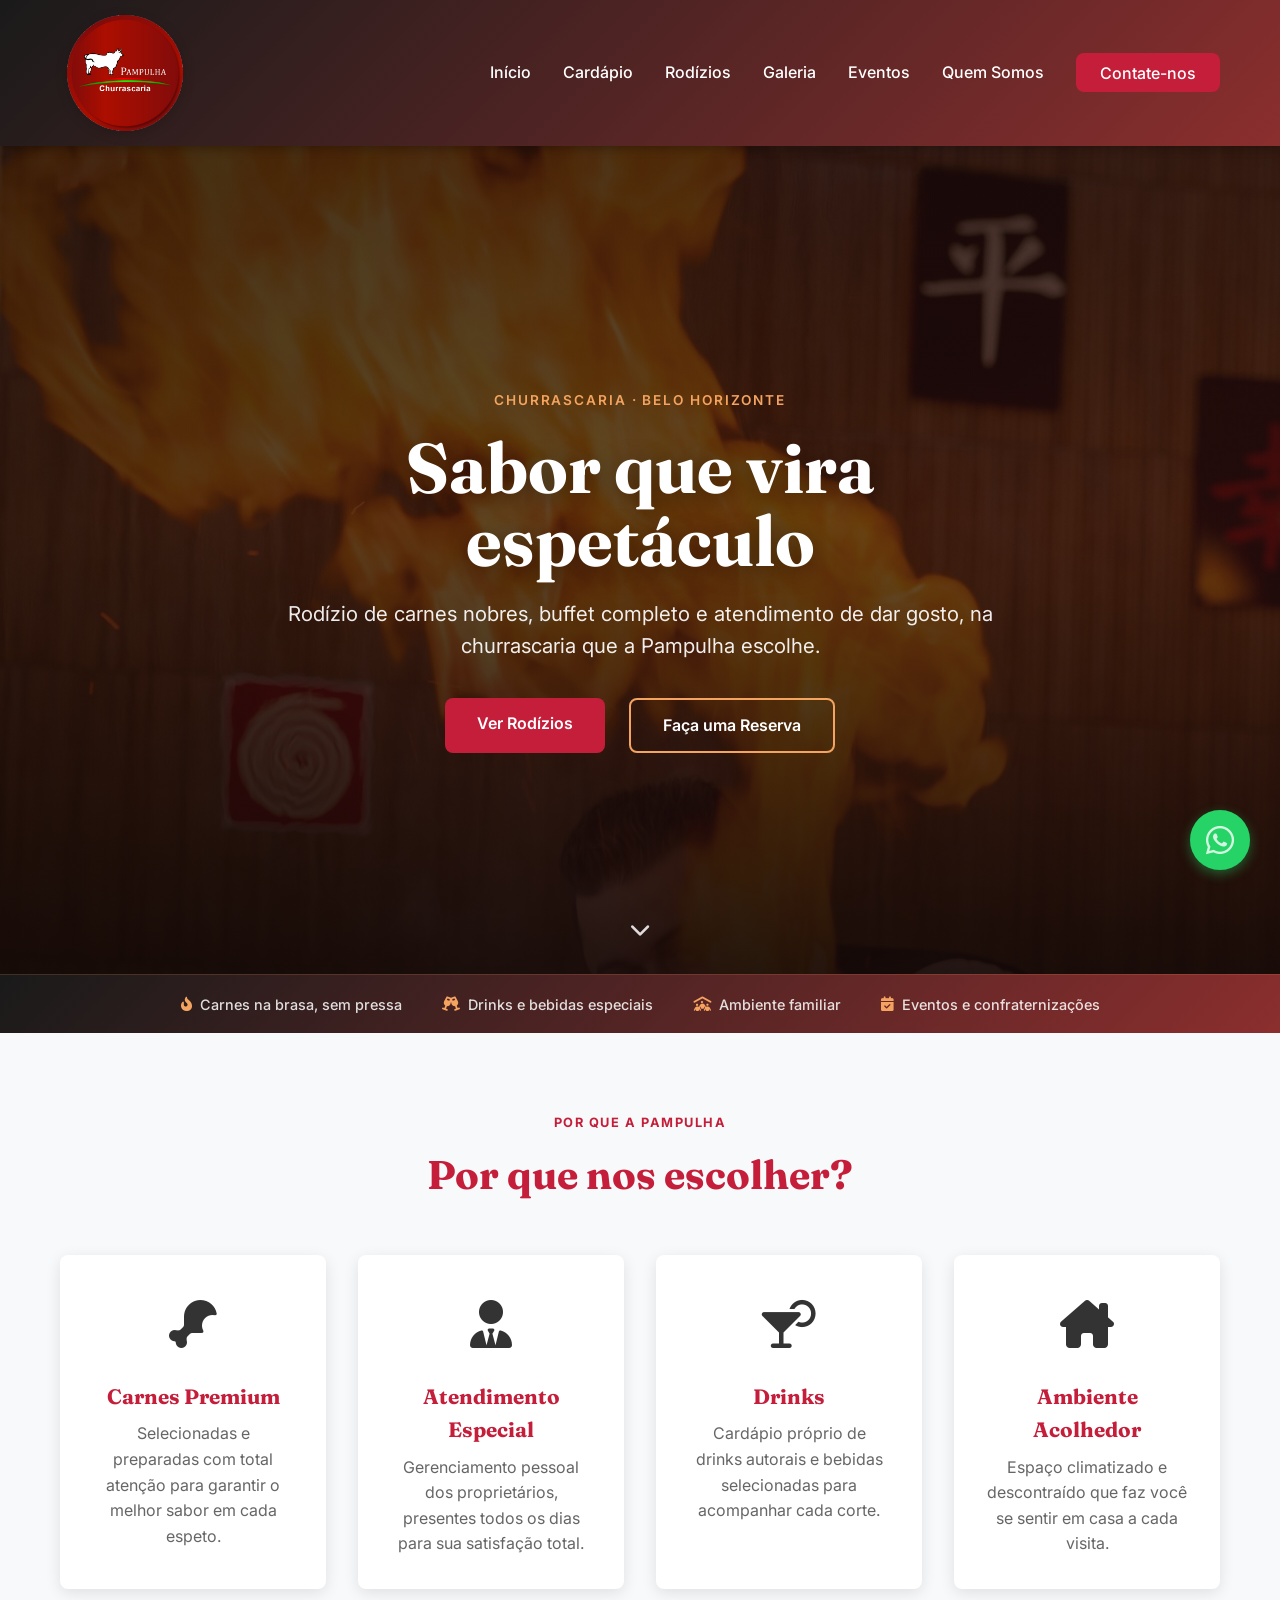
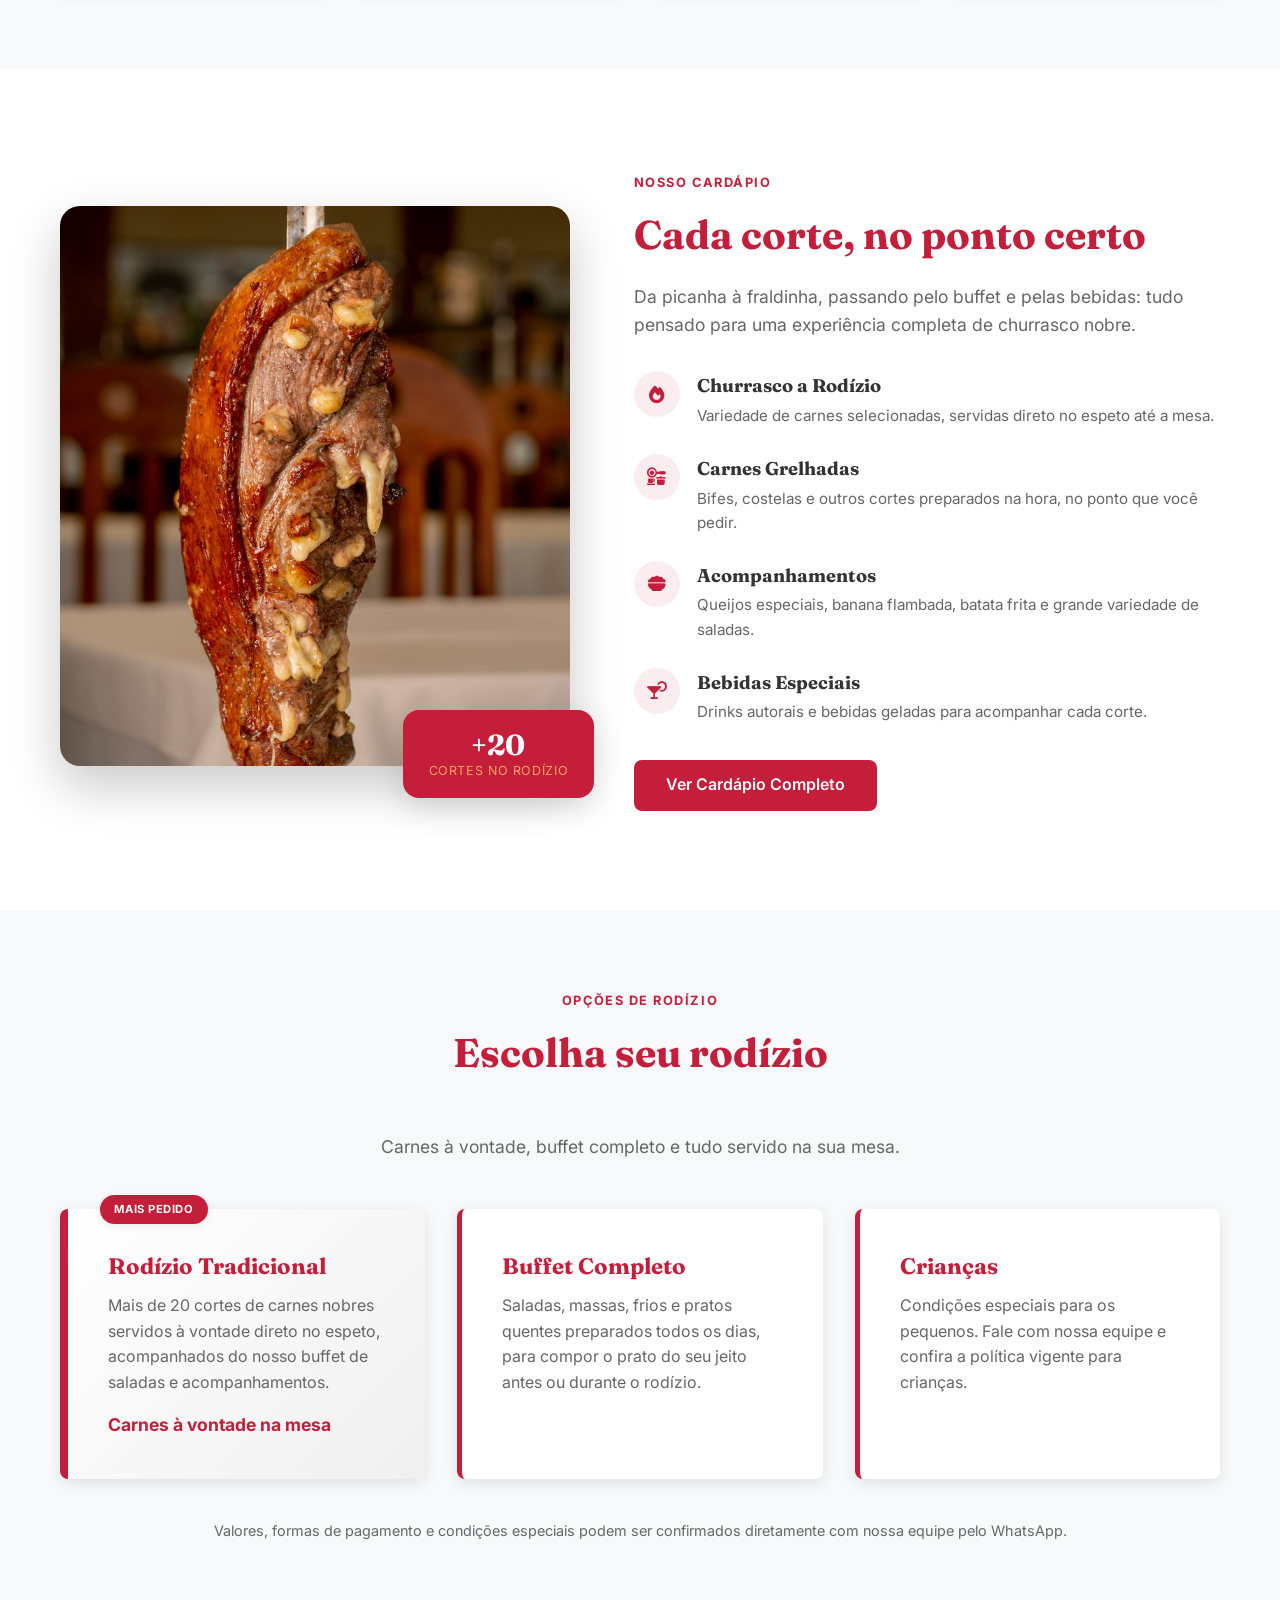
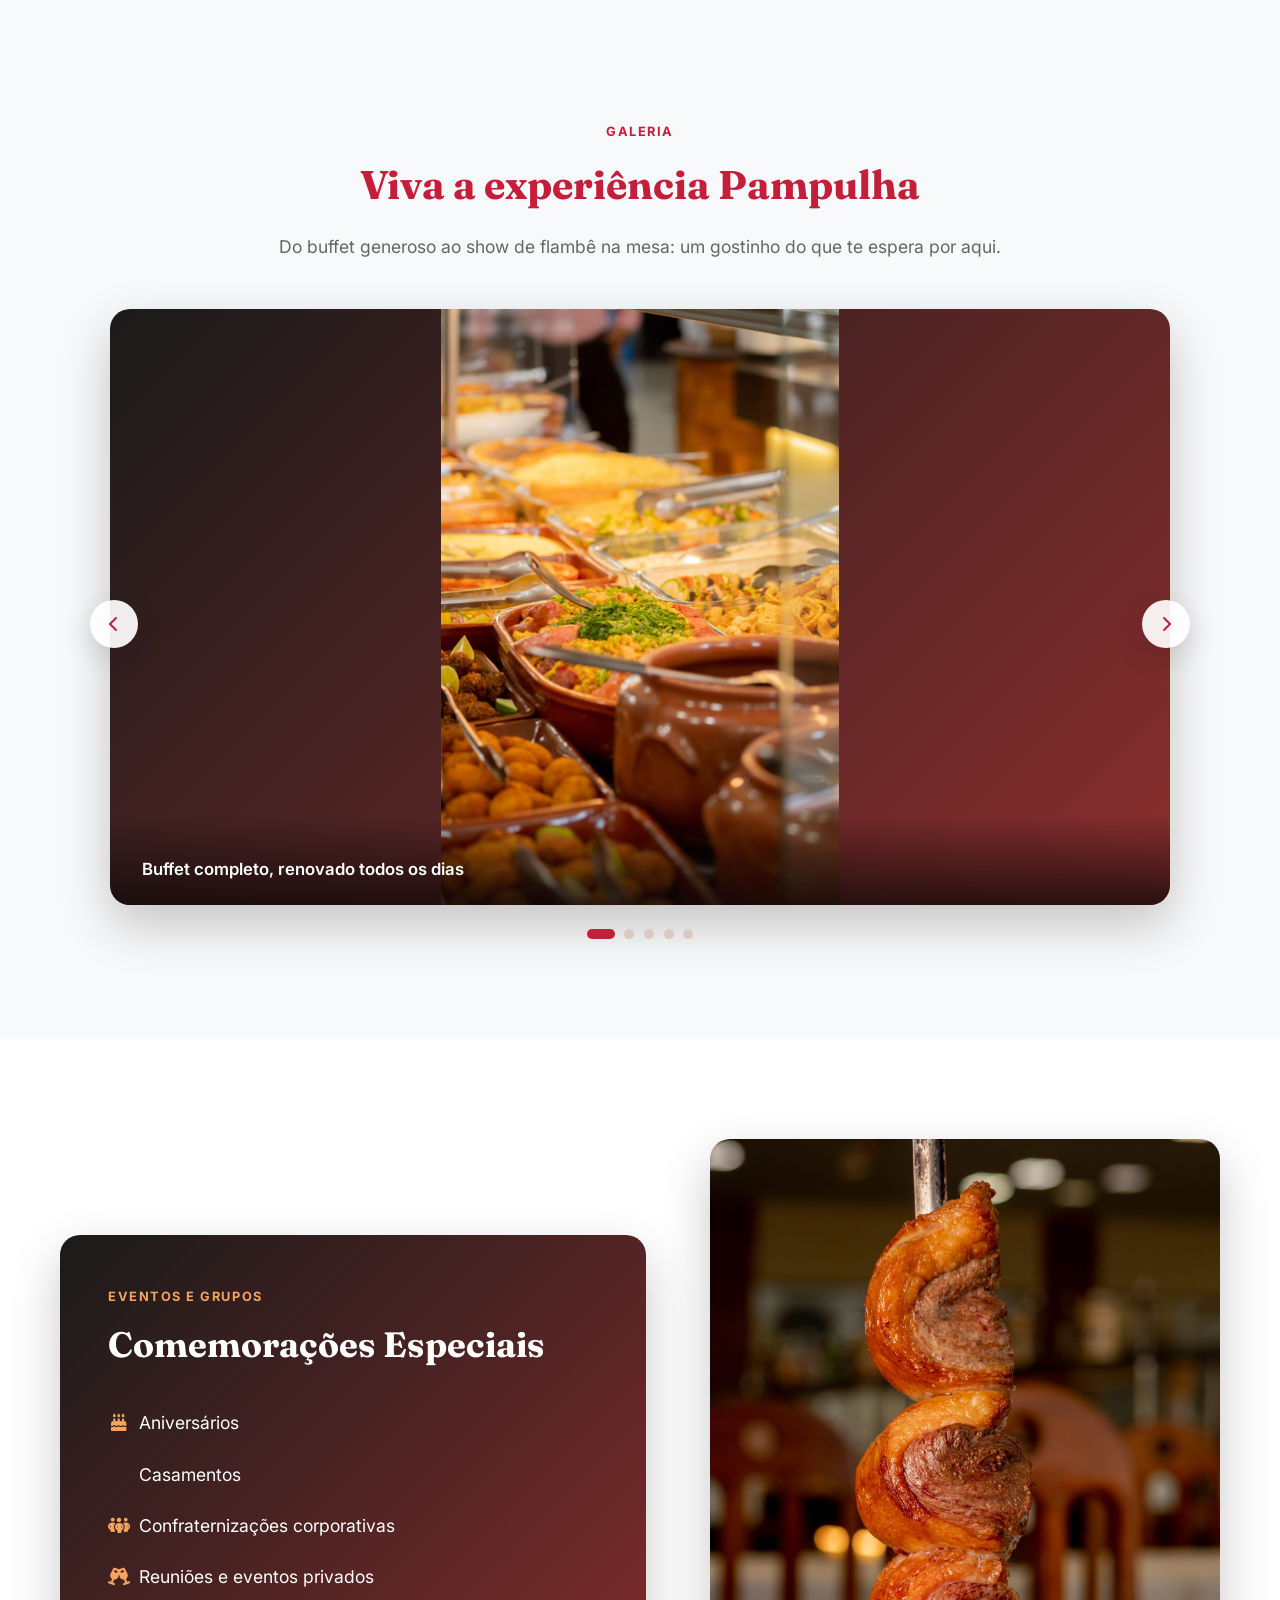
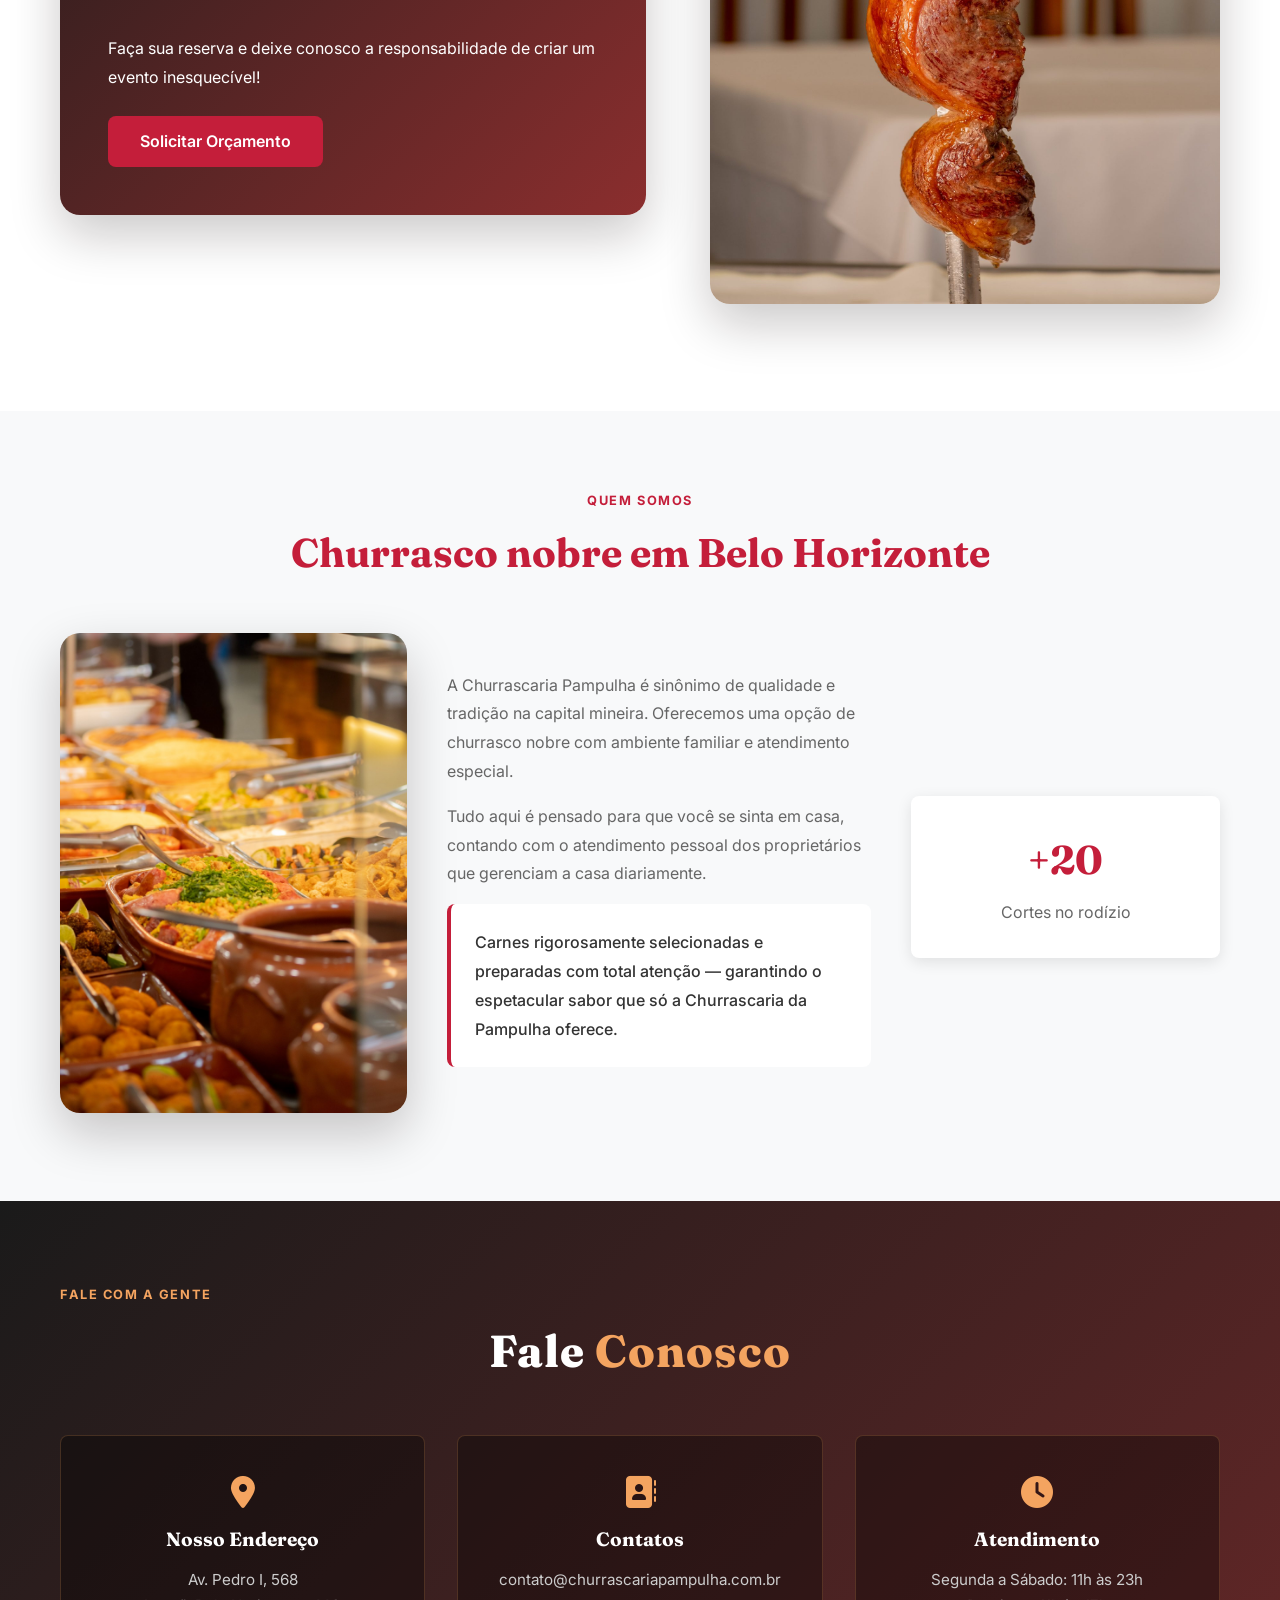
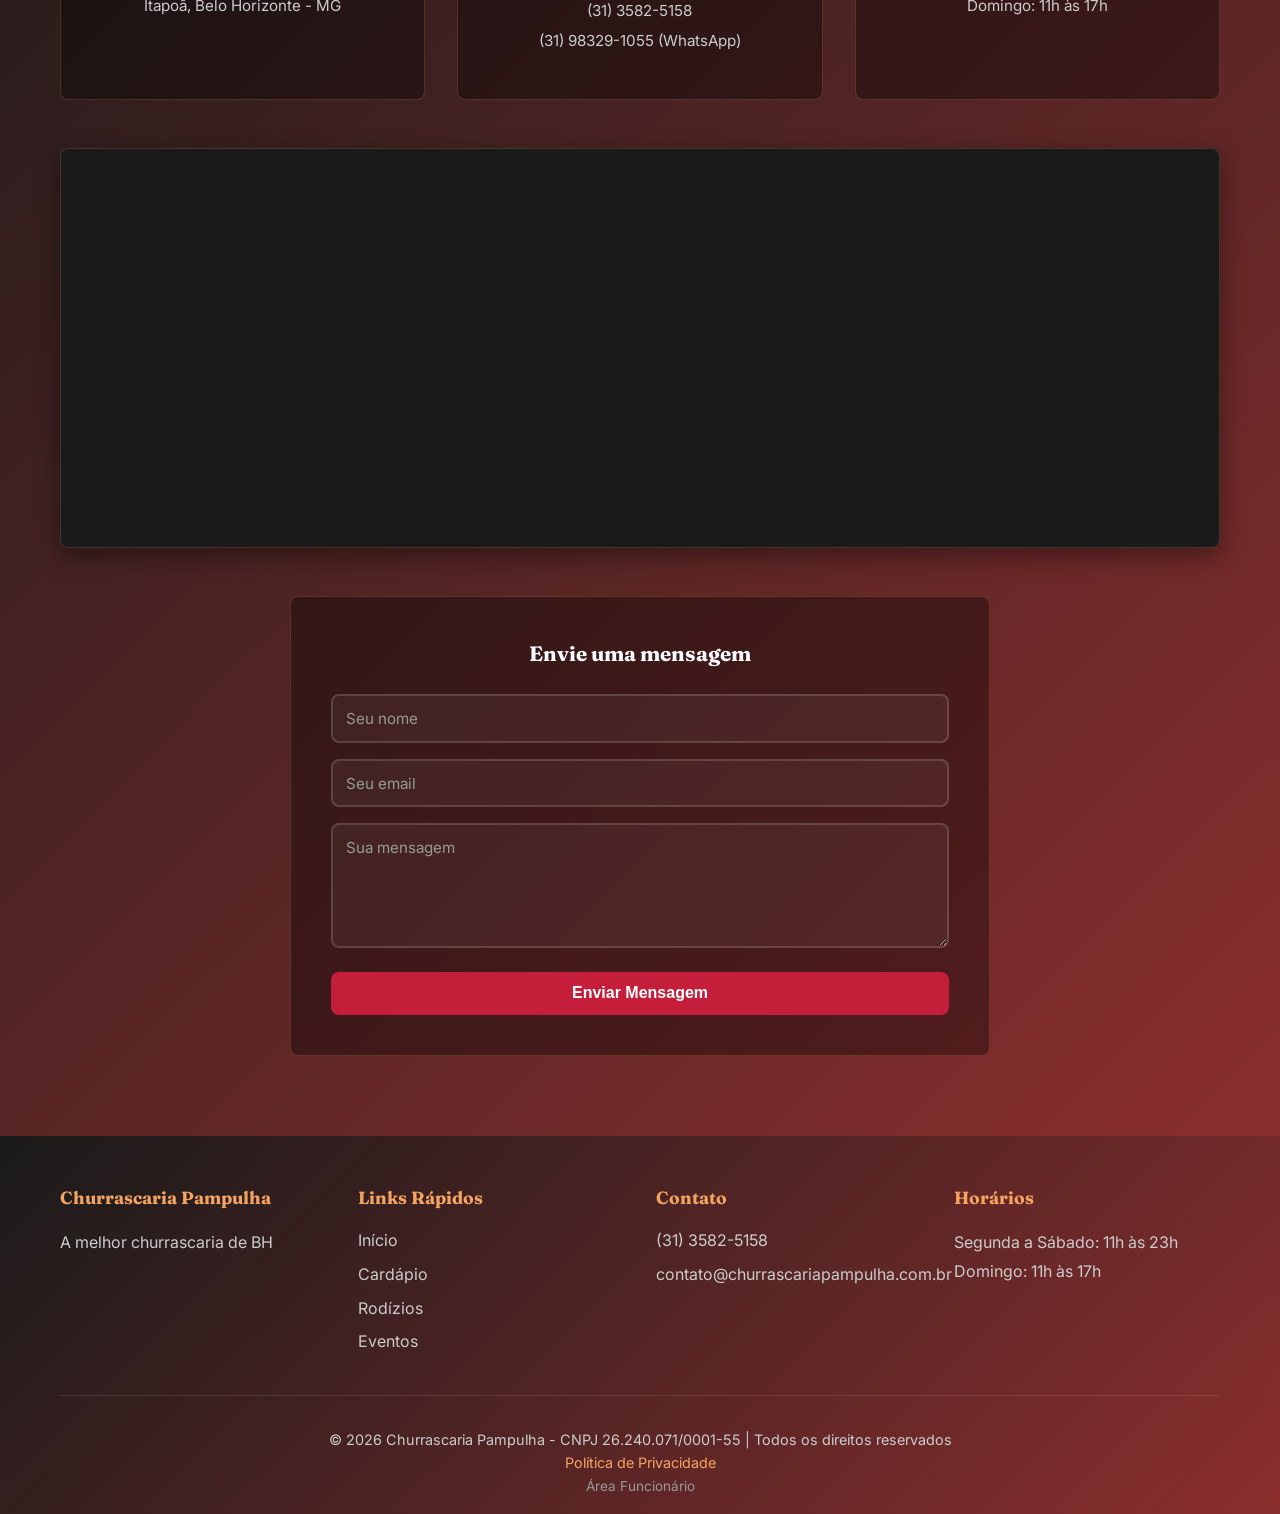
<file: index.html>
<!DOCTYPE html>
<html lang="pt-BR">
<head>
    <meta charset="UTF-8">
    <meta name="viewport" content="width=device-width, initial-scale=1.0">
    <meta name="description" content="Churrascaria Pampulha - Rodízio de carnes nobres, buffet completo e atendimento especial em Belo Horizonte.">
    <title>Churrascaria Pampulha - A Melhor Churrascaria de BH</title>
    <link rel="stylesheet" href="style.css?v=20260624-1">
    <link rel="preconnect" href="https://cdnjs.cloudflare.com">
    <link rel="stylesheet" href="https://cdnjs.cloudflare.com/ajax/libs/font-awesome/6.4.0/css/all.min.css">
    <link rel="preconnect" href="https://fonts.googleapis.com">
    <link rel="preconnect" href="https://fonts.gstatic.com" crossorigin>
    <link href="https://fonts.googleapis.com/css2?family=Fraunces:opsz,wght@9..144,500;9..144,700;9..144,900&family=Inter:wght@400;500;600;700&display=swap" rel="stylesheet">
</head>
<body>
    <!-- Navigation -->
    <nav class="navbar">
        <div class="container">
            <div class="navbar-content">
                <div class="logo">
                    <a href="#inicio">
                        <img src="logo-pampulha.png" alt="Churrascaria Pampulha" class="logo-img">
                    </a>
                </div>
                <button class="menu-toggle" id="menuToggle" aria-label="Abrir menu" aria-expanded="false">
                    <span></span>
                    <span></span>
                    <span></span>
                </button>
                <ul class="nav-links" id="navLinks">
                    <li><a href="#inicio">Início</a></li>
                    <li><a href="#cardapio">Cardápio</a></li>
                    <li><a href="#rodizios">Rodízios</a></li>
                    <li><a href="#galeria">Galeria</a></li>
                    <li><a href="#eventos">Eventos</a></li>
                    <li><a href="#quem-somos">Quem Somos</a></li>
                    <li><a href="#contato" class="btn-contato">Contate-nos</a></li>
                </ul>
            </div>
        </div>
    </nav>

    <!-- Hero Section -->
    <section class="hero" id="inicio">
        <div class="hero-media">
            <img src="assets/fotos/flambe.jpg" alt="Chef preparando banana flambada em chamas no salão da Churrascaria Pampulha" class="hero-img">
            <div class="hero-overlay"></div>
        </div>
        <div class="hero-content">
            <span class="hero-kicker">Churrascaria &middot; Belo Horizonte</span>
            <h1>Sabor que vira espetáculo</h1>
            <p>Rodízio de carnes nobres, buffet completo e atendimento de dar gosto, na churrascaria que a Pampulha escolhe.</p>
            <div class="hero-buttons">
                <a href="#rodizios" class="btn btn-primary">Ver Rodízios</a>
                <a href="#contato" class="btn btn-secondary">Faça uma Reserva</a>
            </div>
        </div>
        <a href="#diferenciais" class="hero-scroll-cue" aria-label="Rolar para o conteúdo">
            <i class="fa-solid fa-chevron-down"></i>
        </a>
    </section>

    <!-- Faixa de confiança -->
    <div class="trust-strip">
        <div class="container trust-strip-inner">
            <span><i class="fa-solid fa-fire-flame-curved"></i> Carnes na brasa, sem pressa</span>
            <span><i class="fa-solid fa-champagne-glasses"></i> Drinks e bebidas especiais</span>
            <span><i class="fa-solid fa-people-roof"></i> Ambiente familiar</span>
            <span><i class="fa-solid fa-calendar-check"></i> Eventos e confraternizações</span>
        </div>
    </div>

    <!-- Diferenciais -->
    <section class="diferenciais" id="diferenciais">
        <div class="container">
            <span class="section-kicker">Por que a Pampulha</span>
            <h2>Por que nos escolher?</h2>
            <div class="diferencial-grid">
                <div class="diferencial-card">
                    <div class="icon"><i class="fa-solid fa-drumstick-bite"></i></div>
                    <h3>Carnes Premium</h3>
                    <p>Selecionadas e preparadas com total atenção para garantir o melhor sabor em cada espeto.</p>
                </div>
                <div class="diferencial-card">
                    <div class="icon"><i class="fa-solid fa-user-tie"></i></div>
                    <h3>Atendimento Especial</h3>
                    <p>Gerenciamento pessoal dos proprietários, presentes todos os dias para sua satisfação total.</p>
                </div>
                <div class="diferencial-card">
                    <div class="icon"><i class="fa-solid fa-martini-glass-citrus"></i></div>
                    <h3>Drinks</h3>
                    <p>Cardápio próprio de drinks autorais e bebidas selecionadas para acompanhar cada corte.</p>
                </div>
                <div class="diferencial-card">
                    <div class="icon"><i class="fa-solid fa-house-chimney"></i></div>
                    <h3>Ambiente Acolhedor</h3>
                    <p>Espaço climatizado e descontraído que faz você se sentir em casa a cada visita.</p>
                </div>
            </div>
        </div>
    </section>

    <!-- Cardápio Preview -->
    <section class="cardapio-preview" id="cardapio">
        <div class="container cardapio-layout">
            <div class="cardapio-media">
                <img src="assets/fotos/picanha-1.jpg" alt="Picanha suculenta grelhada no espeto, pronta para ser servida" loading="lazy">
                <div class="cardapio-badge">
                    <strong>+20</strong>
                    <span>cortes no rodízio</span>
                </div>
            </div>
            <div class="cardapio-text">
                <span class="section-kicker">Nosso Cardápio</span>
                <h2>Cada corte, no ponto certo</h2>
                <p class="section-subtitle section-subtitle-left">Da picanha à fraldinha, passando pelo buffet e pelas bebidas: tudo pensado para uma experiência completa de churrasco nobre.</p>
                <ul class="cardapio-list">
                    <li>
                        <i class="fa-solid fa-fire"></i>
                        <div>
                            <h3>Churrasco a Rodízio</h3>
                            <p>Variedade de carnes selecionadas, servidas direto no espeto até a mesa.</p>
                        </div>
                    </li>
                    <li>
                        <i class="fa-solid fa-kitchen-set"></i>
                        <div>
                            <h3>Carnes Grelhadas</h3>
                            <p>Bifes, costelas e outros cortes preparados na hora, no ponto que você pedir.</p>
                        </div>
                    </li>
                    <li>
                        <i class="fa-solid fa-bowl-food"></i>
                        <div>
                            <h3>Acompanhamentos</h3>
                            <p>Queijos especiais, banana flambada, batata frita e grande variedade de saladas.</p>
                        </div>
                    </li>
                    <li>
                        <i class="fa-solid fa-martini-glass-citrus"></i>
                        <div>
                            <h3>Bebidas Especiais</h3>
                            <p>Drinks autorais e bebidas geladas para acompanhar cada corte.</p>
                        </div>
                    </li>
                </ul>
                <div class="cardapio-cta">
                    <a href="#contato" class="btn btn-primary">Ver Cardápio Completo</a>
                </div>
            </div>
        </div>
    </section>

    <!-- Rodízios -->
    <section class="rodizios" id="rodizios">
        <div class="container">
            <span class="section-kicker">Opções de Rodízio</span>
            <h2>Escolha seu rodízio</h2>
            <p class="section-subtitle">Carnes à vontade, buffet completo e tudo servido na sua mesa.</p>
            <div class="promo-grid">
                <div class="promo-card promo-highlight-card">
                    <span class="promo-tag">Mais pedido</span>
                    <h3>Rodízio Tradicional</h3>
                    <p class="promo-desc">Mais de 20 cortes de carnes nobres servidos à vontade direto no espeto, acompanhados do nosso buffet de saladas e acompanhamentos.</p>
                    <p class="promo-highlight">Carnes à vontade na mesa</p>
                </div>
                <div class="promo-card">
                    <h3>Buffet Completo</h3>
                    <p class="promo-desc">Saladas, massas, frios e pratos quentes preparados todos os dias, para compor o prato do seu jeito antes ou durante o rodízio.</p>
                </div>
                <div class="promo-card">
                    <h3>Crianças</h3>
                    <p class="promo-desc">Condições especiais para os pequenos. Fale com nossa equipe e confira a política vigente para crianças.</p>
                </div>
            </div>
            <p class="rodizios-nota">Valores, formas de pagamento e condições especiais podem ser confirmados diretamente com nossa equipe pelo WhatsApp.</p>
        </div>
    </section>

    <!-- Galeria / Carrossel -->
    <section class="galeria" id="galeria">
        <div class="container galeria-heading">
            <span class="section-kicker">Galeria</span>
            <h2>Viva a experiência Pampulha</h2>
            <p class="section-subtitle">Do buffet generoso ao show de flambê na mesa: um gostinho do que te espera por aqui.</p>
        </div>
        <div class="carousel" data-carousel role="region" aria-roledescription="carrossel" aria-label="Fotos da Churrascaria Pampulha">
            <div class="carousel-viewport">
                <ul class="carousel-track" id="carouselTrack">
                    <li class="carousel-slide">
                        <img src="assets/fotos/buffet.jpg" alt="Buffet completo da Pampulha com saladas, massas e acompanhamentos variados" loading="lazy">
                        <p class="carousel-caption">Buffet completo, renovado todos os dias</p>
                    </li>
                    <li class="carousel-slide">
                        <img src="assets/fotos/picanha-1.jpg" alt="Picanha grelhada no espeto sendo preparada para o rodízio" loading="lazy">
                        <p class="carousel-caption">Picanha no ponto, direto do espeto</p>
                    </li>
                    <li class="carousel-slide">
                        <img src="assets/fotos/picanha-2.jpg" alt="Corte de carne nobre suculenta no espeto da churrascaria" loading="lazy">
                        <p class="carousel-caption">Cortes nobres selecionados a dedo</p>
                    </li>
                    <li class="carousel-slide">
                        <img src="assets/fotos/drinks.jpg" alt="Drinques coloridos com frutas frescas servidos na Pampulha" loading="lazy">
                        <p class="carousel-caption">Drinques autorais para todos os gostos</p>
                    </li>
                    <li class="carousel-slide">
                        <img src="assets/fotos/flambe.jpg" alt="Show de banana flambada em chamas preparado à mesa" loading="lazy">
                        <p class="carousel-caption">O show da banana flambada, direto na sua mesa</p>
                    </li>
                </ul>
            </div>
            <button type="button" class="carousel-arrow carousel-prev" aria-label="Foto anterior">
                <i class="fa-solid fa-chevron-left"></i>
            </button>
            <button type="button" class="carousel-arrow carousel-next" aria-label="Próxima foto">
                <i class="fa-solid fa-chevron-right"></i>
            </button>
            <div class="carousel-dots" id="carouselDots" role="tablist" aria-label="Selecionar foto"></div>
        </div>
    </section>

    <!-- Eventos -->
    <section class="eventos" id="eventos">
        <div class="container eventos-layout">
            <div class="evento-card">
                <span class="section-kicker section-kicker-light">Eventos e Grupos</span>
                <h2>Comemorações Especiais</h2>
                <ul class="evento-list">
                    <li><i class="fa-solid fa-cake-candles"></i> Aniversários</li>
                    <li><i class="fa-solid fa-rings-wedding"></i> Casamentos</li>
                    <li><i class="fa-solid fa-people-group"></i> Confraternizações corporativas</li>
                    <li><i class="fa-solid fa-champagne-glasses"></i> Reuniões e eventos privados</li>
                </ul>
                <p>Faça sua reserva e deixe conosco a responsabilidade de criar um evento inesquecível!</p>
                <a href="#contato" class="btn btn-primary">Solicitar Orçamento</a>
            </div>
            <div class="eventos-media">
                <img src="assets/fotos/picanha-2.jpg" alt="Corte de carne nobre preparado para receber grupos e eventos" loading="lazy">
            </div>
        </div>
    </section>

    <!-- Quem Somos -->
    <section class="quem-somos" id="quem-somos">
        <div class="container">
            <span class="section-kicker">Quem Somos</span>
            <h2>Churrasco nobre em Belo Horizonte</h2>
            <div class="historia-content">
                <div class="historia-media">
                    <img src="assets/fotos/buffet.jpg" alt="Buffet da Churrascaria Pampulha, símbolo de tradição em Belo Horizonte" loading="lazy">
                </div>
                <div class="historia-text">
                    <p>A Churrascaria Pampulha é sinônimo de qualidade e tradição na capital mineira. Oferecemos uma opção de churrasco nobre com ambiente familiar e atendimento especial.</p>
                    <p>Tudo aqui é pensado para que você se sinta em casa, contando com o atendimento pessoal dos proprietários que gerenciam a casa diariamente.</p>
                    <p class="destaque">Carnes rigorosamente selecionadas e preparadas com total atenção — garantindo o espetacular sabor que só a Churrascaria da Pampulha oferece.</p>
                </div>
                <div class="historia-stats">
                    <div class="stat">
                        <h4>+20</h4>
                        <p>Cortes no rodízio</p>
                    </div>
                </div>
            </div>
        </div>
    </section>

    <!-- Contato -->
    <section class="contato" id="contato">
        <div class="container">
            <span class="section-kicker section-kicker-light">Fale com a gente</span>
            <h2>Fale <span class="text-accent">Conosco</span></h2>

            <div class="contato-cards">
                <div class="contato-card">
                    <i class="fa-solid fa-location-dot"></i>
                    <h3>Nosso Endereço</h3>
                    <p>Av. Pedro I, 568<br>Itapoã, Belo Horizonte - MG</p>
                </div>
                <div class="contato-card">
                    <i class="fa-solid fa-address-book"></i>
                    <h3>Contatos</h3>
                    <p><a href="mailto:contato@churrascariapampulha.com.br">contato@churrascariapampulha.com.br</a></p>
                    <p><a href="tel:+553135825158">(31) 3582-5158</a></p>
                    <p><a href="https://wa.me/5531983291055" target="_blank" rel="noopener noreferrer">(31) 98329-1055 (WhatsApp)</a></p>
                </div>
                <div class="contato-card">
                    <i class="fa-solid fa-clock"></i>
                    <h3>Atendimento</h3>
                    <p>Segunda a Sábado: 11h às 23h<br>
                    Domingo: 11h às 17h</p>
                </div>
            </div>

            <!-- Mapa -->
            <div class="mapa-container">
                <iframe src="https://maps.google.com/maps?q=Av.%20Pedro%20I%2C%20568%20-%20Itapo%C3%A3%2C%20Belo%20Horizonte%20-%20MG&t=&z=15&ie=UTF8&iwloc=&output=embed" allowfullscreen="" loading="lazy" referrerpolicy="no-referrer-when-downgrade"></iframe>
            </div>

            <div class="contato-form-wrapper">
                <div class="contato-form">
                    <h3>Envie uma mensagem</h3>
                    <form id="contactForm">
                        <input type="text" placeholder="Seu nome" required>
                        <input type="email" placeholder="Seu email" required>
                        <textarea placeholder="Sua mensagem" rows="5" required></textarea>
                        <button type="submit" class="btn btn-primary">Enviar Mensagem</button>
                    </form>
                </div>
            </div>
        </div>
    </section>

    <!-- Footer -->
    <footer class="footer">
        <div class="container">
            <div class="footer-content">
                <div class="footer-section">
                    <h4>Churrascaria Pampulha</h4>
                    <p>A melhor churrascaria de BH</p>
                </div>
                <div class="footer-section">
                    <h4>Links Rápidos</h4>
                    <ul>
                        <li><a href="#inicio">Início</a></li>
                        <li><a href="#cardapio">Cardápio</a></li>
                        <li><a href="#rodizios">Rodízios</a></li>
                        <li><a href="#eventos">Eventos</a></li>
                    </ul>
                </div>
                <div class="footer-section">
                    <h4>Contato</h4>
                    <ul>
                        <li><a href="tel:+553135825158">(31) 3582-5158</a></li>
                        <li><a href="mailto:contato@churrascariapampulha.com.br">contato@churrascariapampulha.com.br</a></li>
                    </ul>
                </div>
                <div class="footer-section">
                    <h4>Horários</h4>
                    <p>Segunda a Sábado: 11h às 23h<br>
                    Domingo: 11h às 17h</p>
                </div>
            </div>
            <div class="footer-bottom">
                <p>&copy; <span id="footerYear">2025</span> Churrascaria Pampulha - CNPJ 26.240.071/0001-55 | Todos os direitos reservados</p>
                <p><a href="politica-de-privacidade.html">Política de Privacidade</a></p>
                <p class="footer-funcionario-link"><a href="area-reservas.php">Área Funcionário</a></p>
            </div>
        </div>
    </footer>

    <!-- WhatsApp Button Flutuante -->
    <a href="https://wa.me/5531983291055?text=Olá%20Churrascaria%20Pampulha%21%20Gostaria%20de%20fazer%20uma%20reserva!"
       target="_blank"
       rel="noopener noreferrer"
       class="whatsapp-button"
       title="Abrir WhatsApp">
        <i class="fab fa-whatsapp"></i>
    </a>

    <script src="script.js"></script>
</body>
</html>
</file>
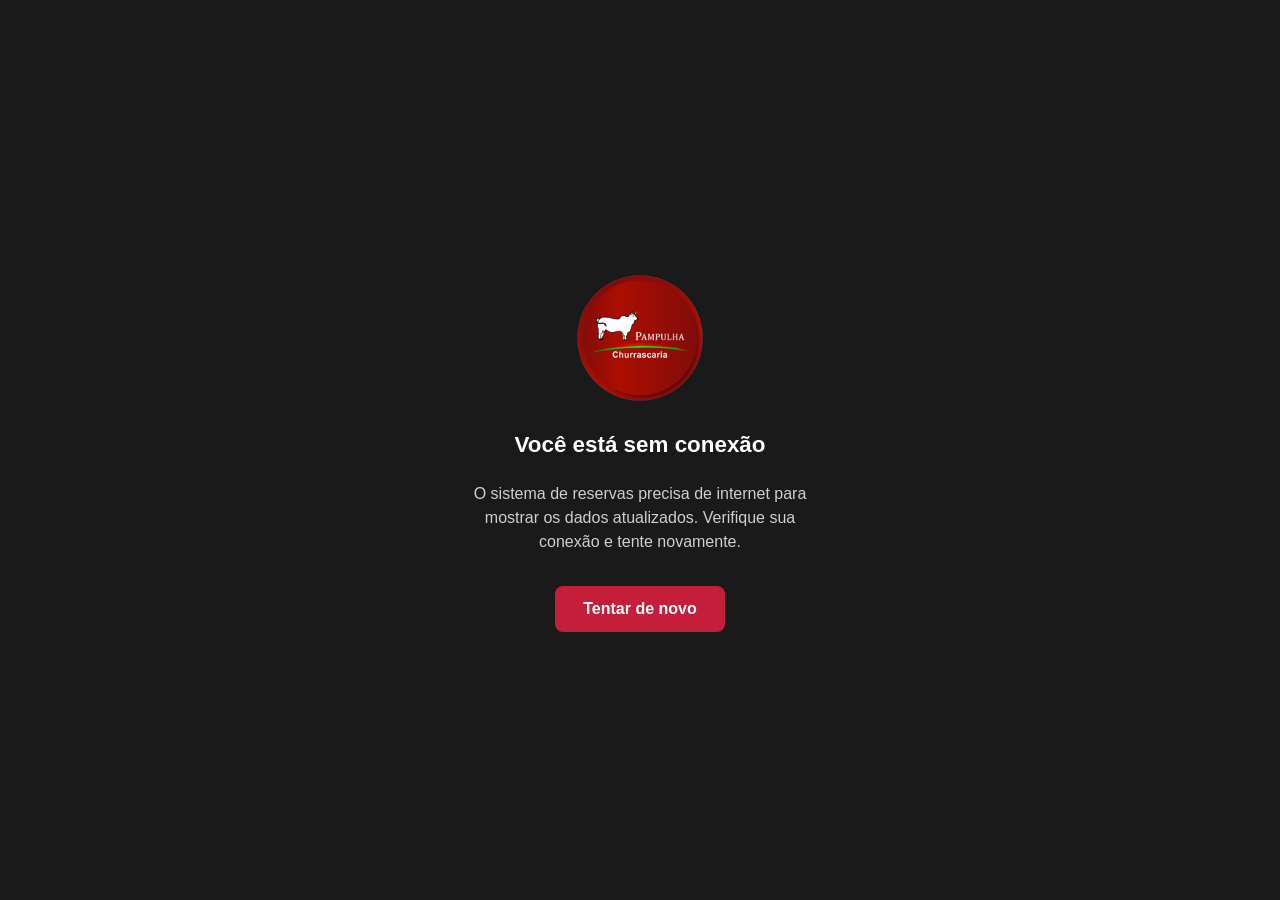
<file: offline.html>
<!DOCTYPE html>
<html lang="pt-BR">
<head>
    <meta charset="UTF-8">
    <meta name="viewport" content="width=device-width, initial-scale=1.0">
    <title>Sem conexão - Reservas Pampulha</title>
    <style>
        :root { --primary-color: #c41e3a; --dark-bg: #1a1a1a; }
        * { box-sizing: border-box; margin: 0; padding: 0; }
        body {
            min-height: 100vh;
            display: flex;
            flex-direction: column;
            align-items: center;
            justify-content: center;
            gap: 24px;
            padding: 32px;
            text-align: center;
            font-family: -apple-system, "Segoe UI", Roboto, Arial, sans-serif;
            background: var(--dark-bg);
            color: #fff;
        }
        img { width: 140px; height: 140px; }
        h1 { font-size: 1.4rem; }
        p { color: #cfcfcf; max-width: 340px; line-height: 1.5; }
        button {
            margin-top: 8px;
            padding: 14px 28px;
            border: none;
            border-radius: 8px;
            background: var(--primary-color);
            color: #fff;
            font-size: 1rem;
            font-weight: 600;
            cursor: pointer;
        }
    </style>
</head>
<body>
    <img src="icons/icon-192.png" alt="Churrascaria Pampulha">
    <h1>Você está sem conexão</h1>
    <p>O sistema de reservas precisa de internet para mostrar os dados atualizados. Verifique sua conexão e tente novamente.</p>
    <button onclick="location.reload()">Tentar de novo</button>
</body>
</html>
</file>
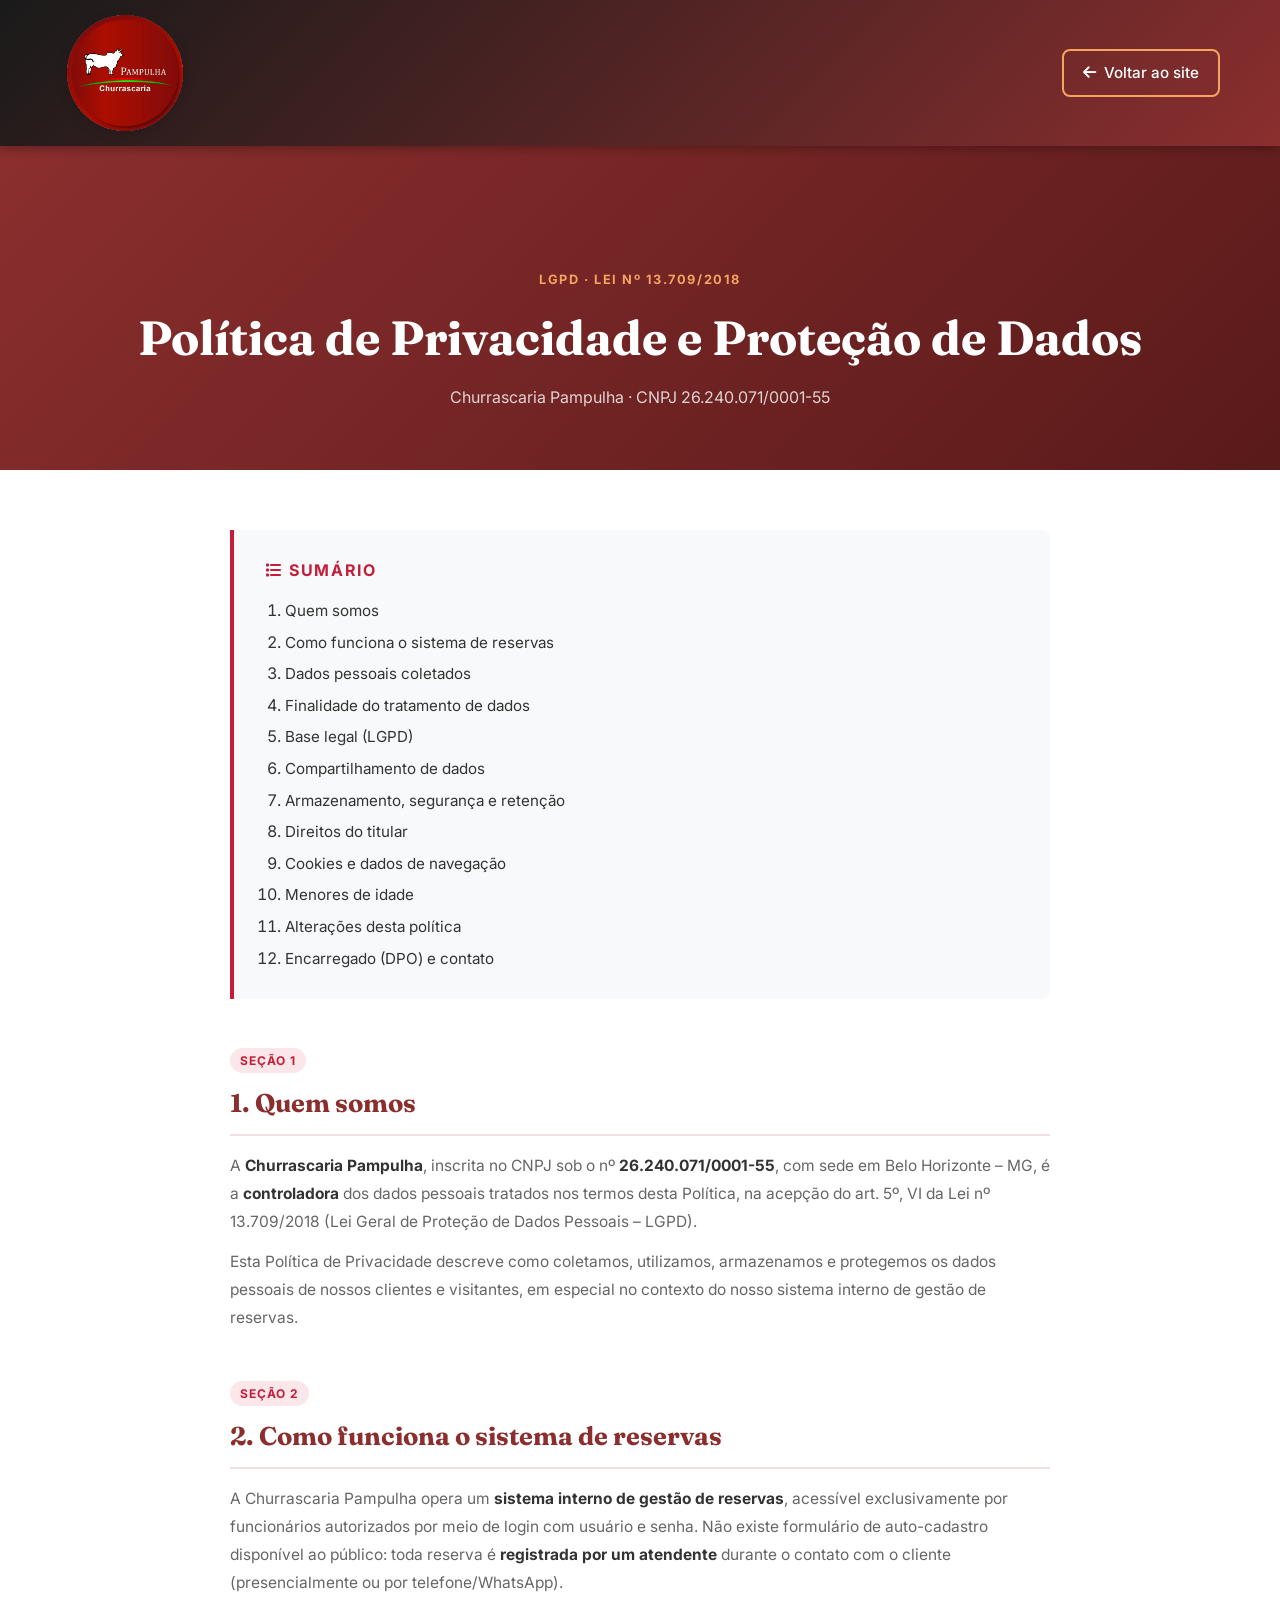
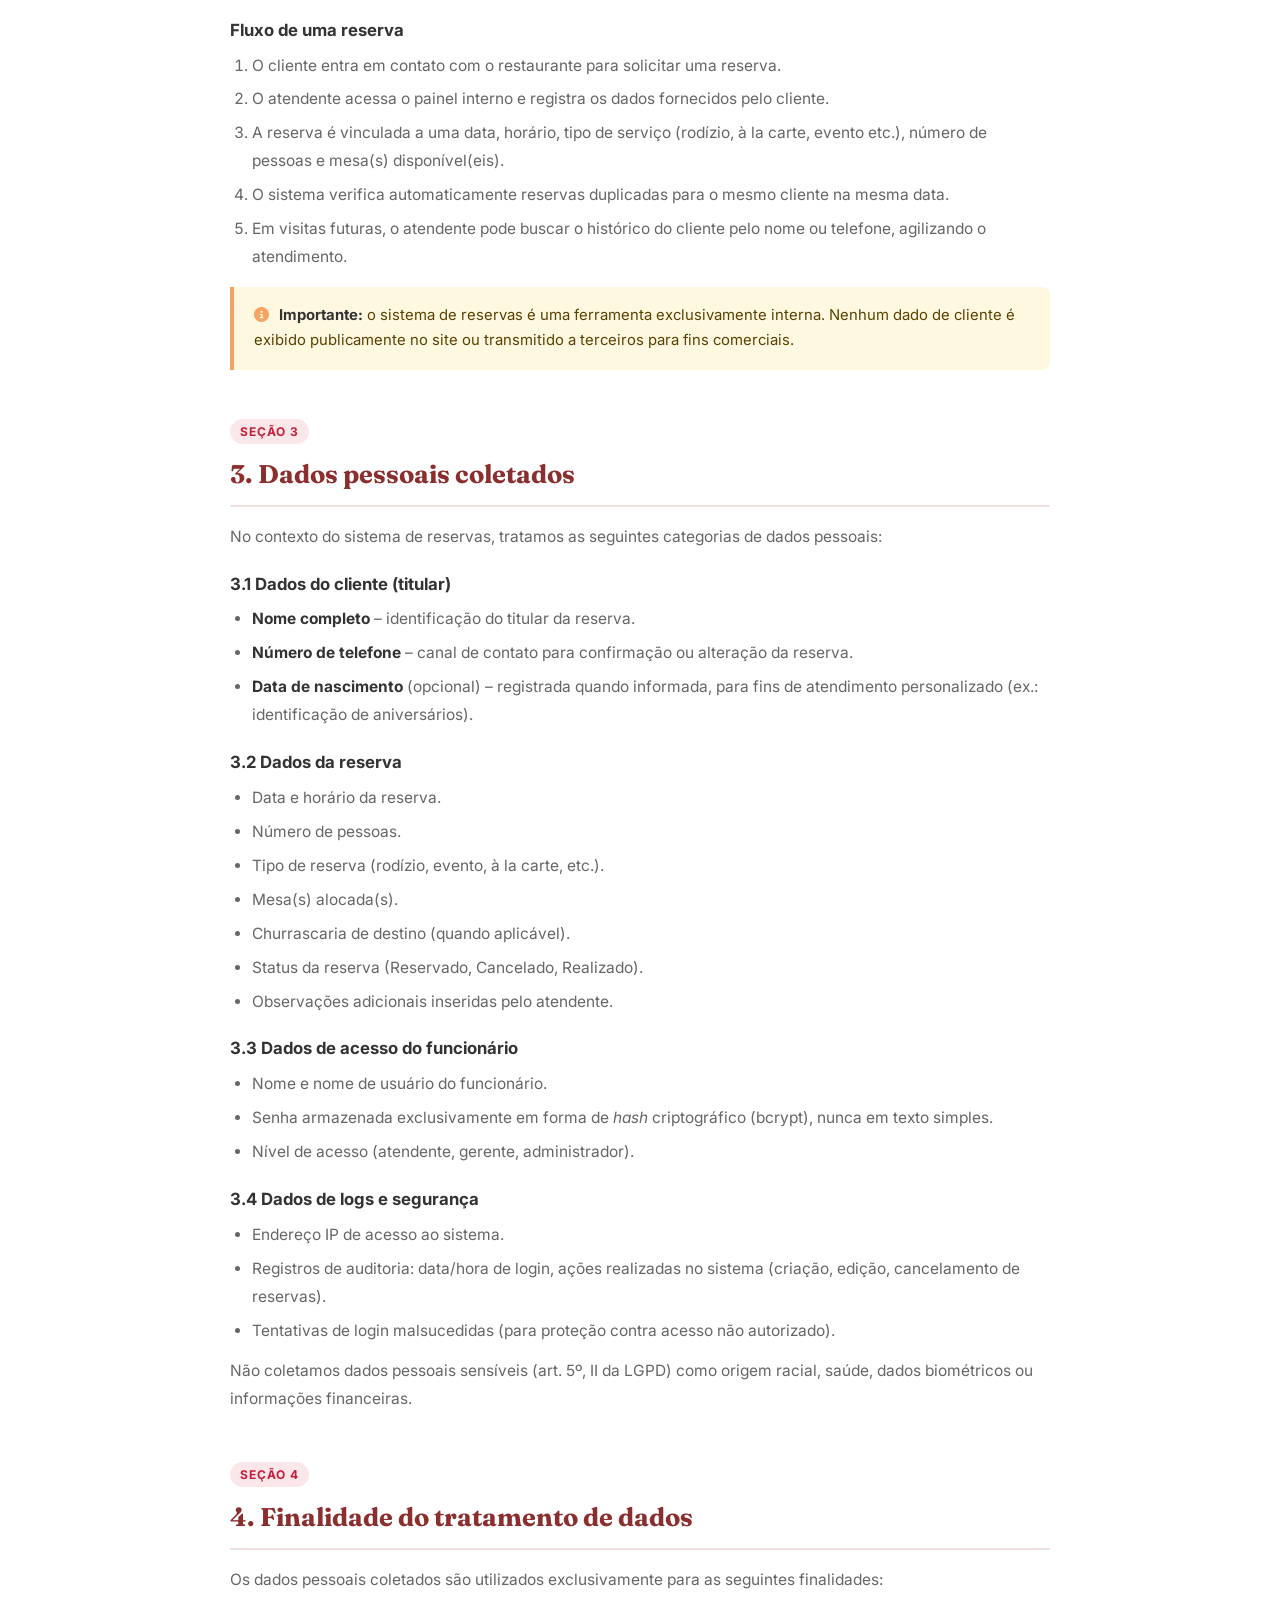
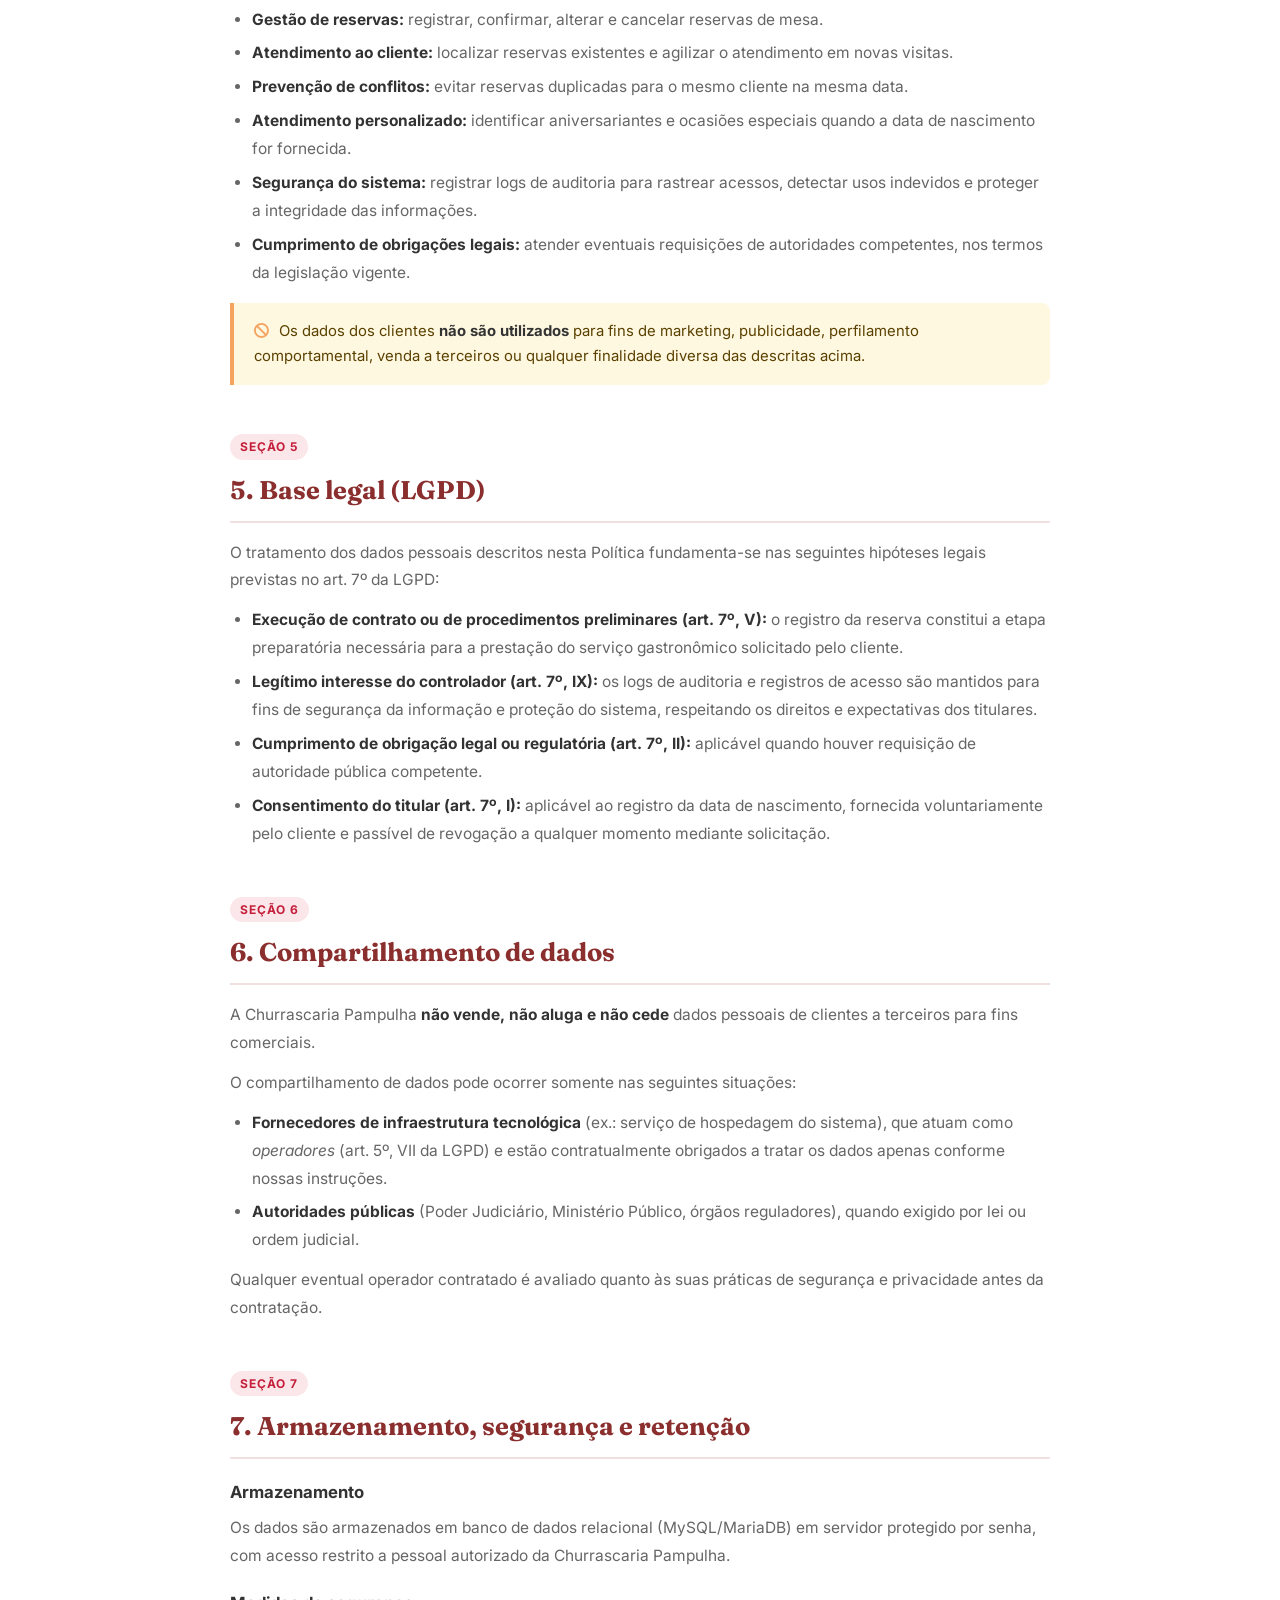
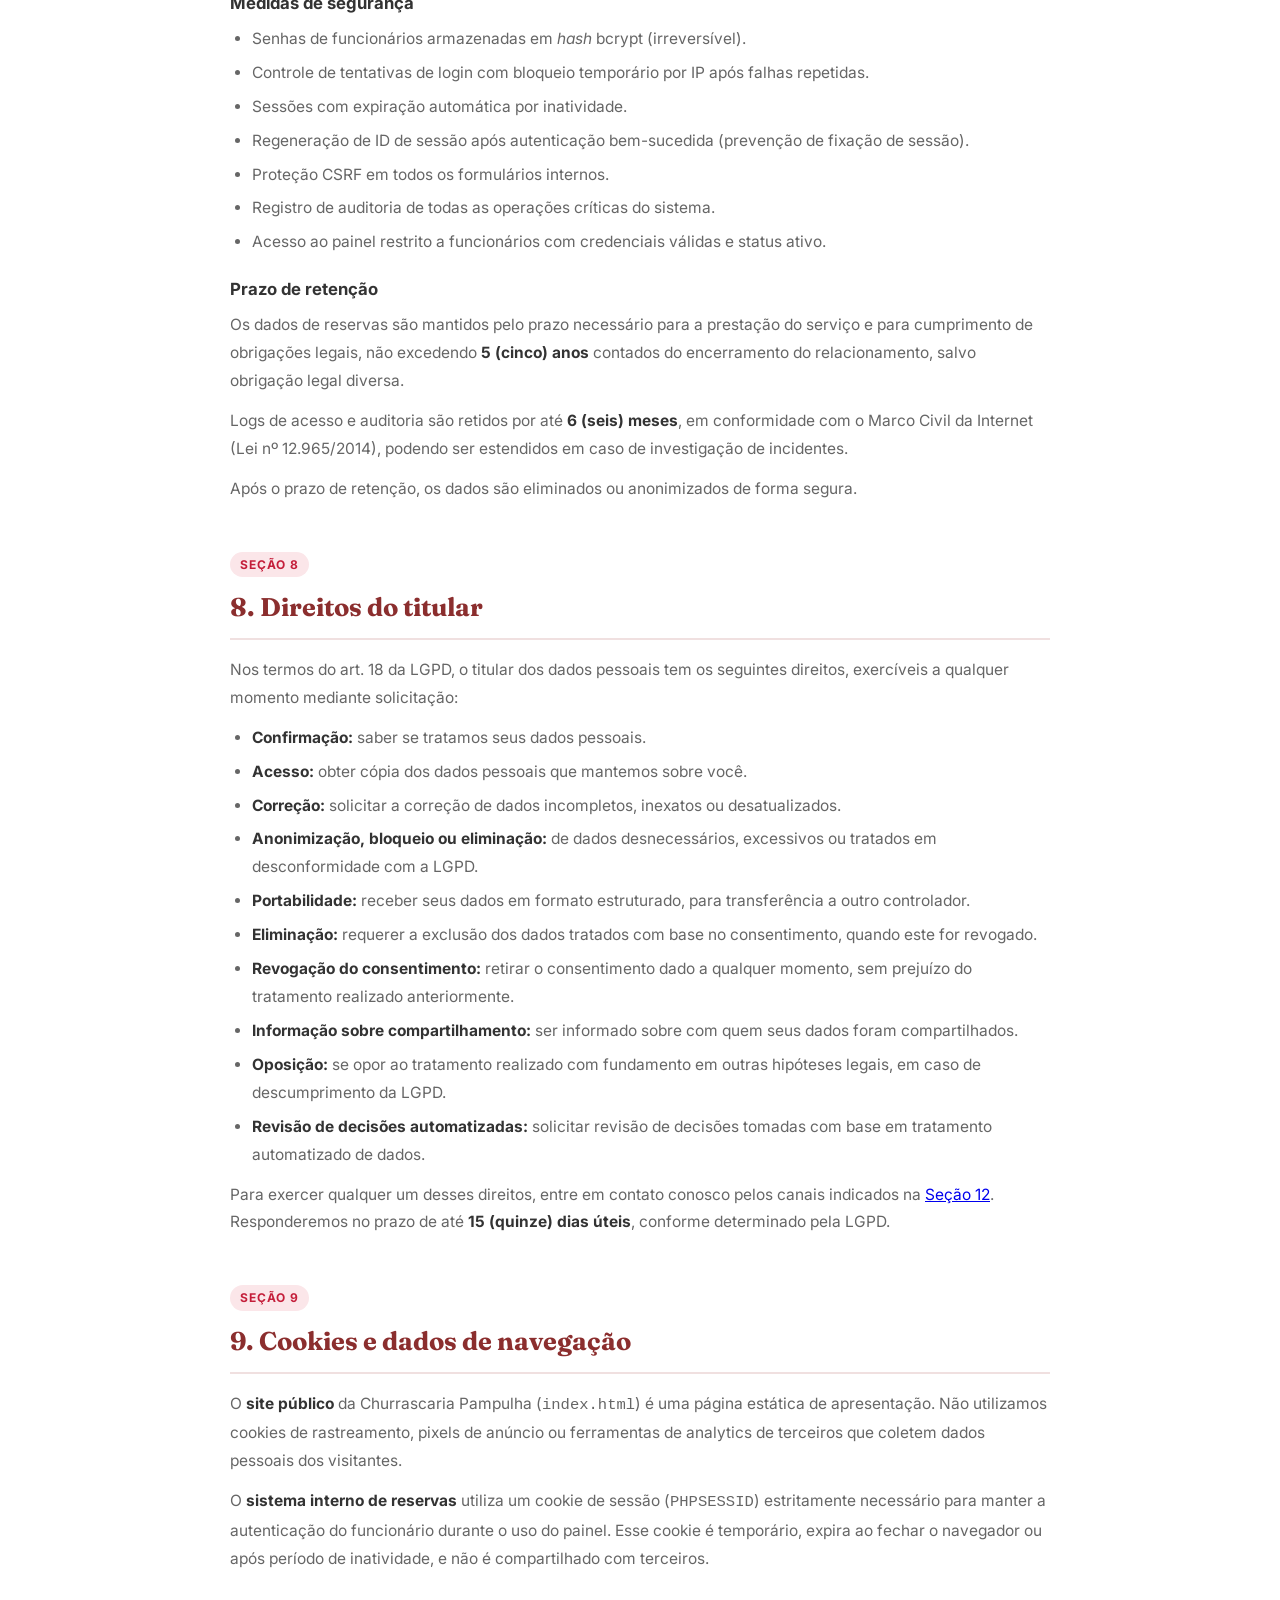
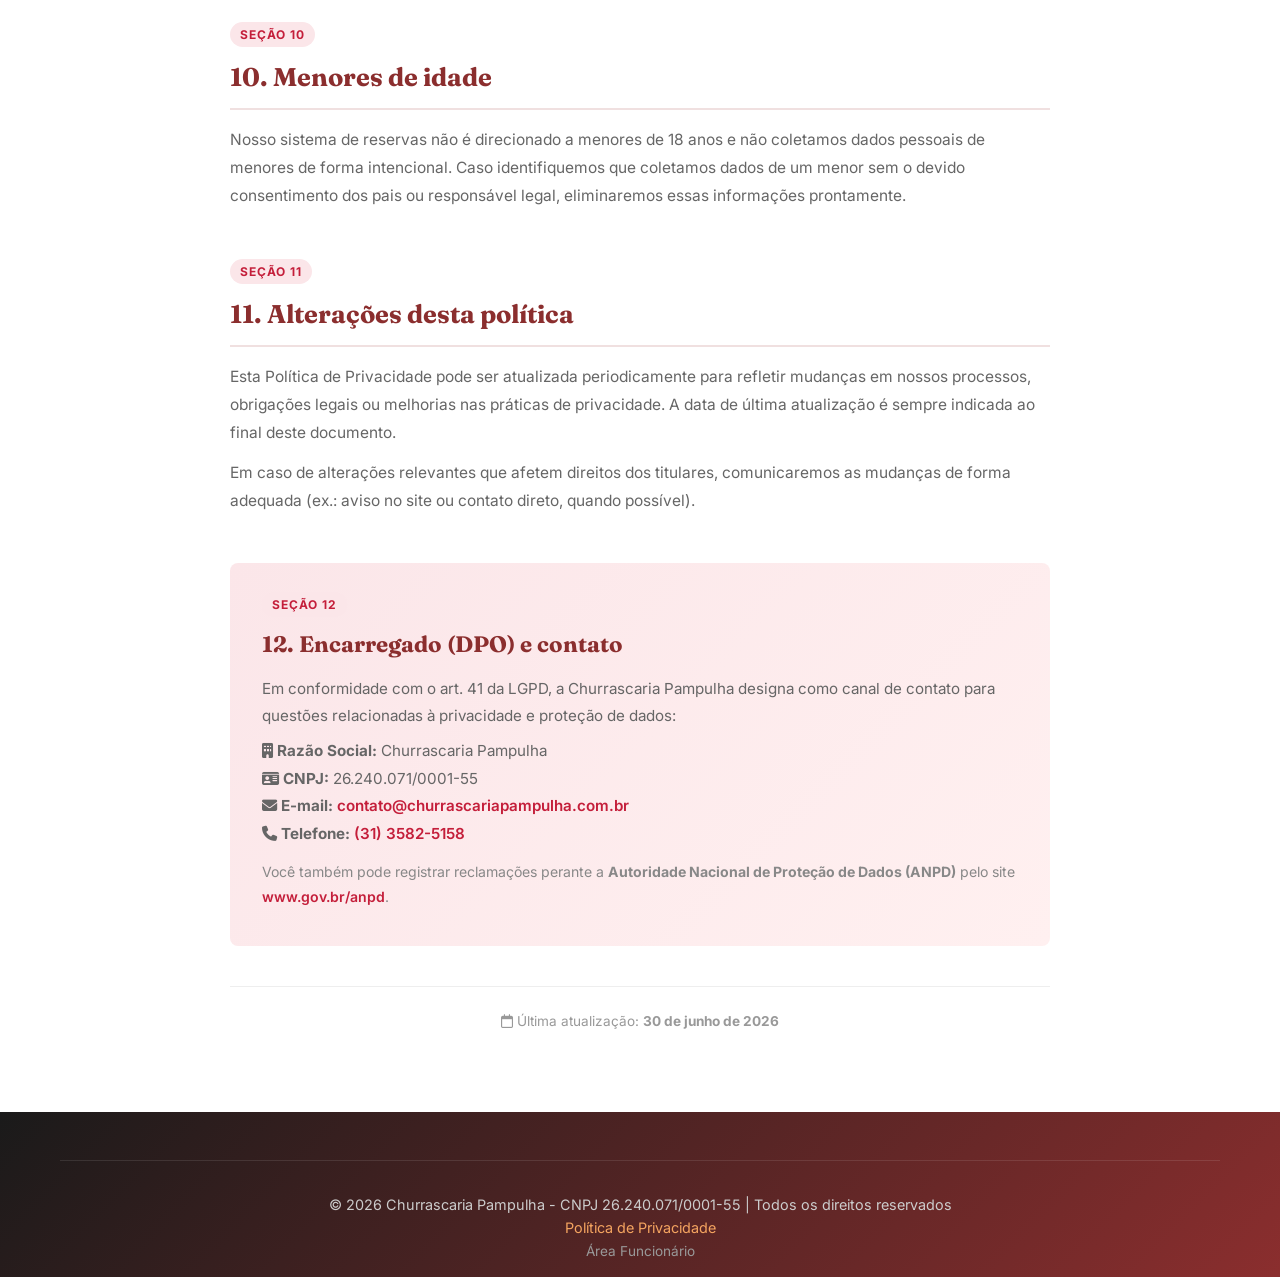
<file: politica-de-privacidade.html>
<!DOCTYPE html>
<html lang="pt-BR">
<head>
    <meta charset="UTF-8">
    <meta name="viewport" content="width=device-width, initial-scale=1.0">
    <meta name="description" content="Política de Privacidade e Proteção de Dados da Churrascaria Pampulha, em conformidade com a LGPD (Lei nº 13.709/2018).">
    <title>Política de Privacidade - Churrascaria Pampulha</title>
    <link rel="stylesheet" href="style.css?v=20260630-pp">
    <link rel="preconnect" href="https://cdnjs.cloudflare.com">
    <link rel="stylesheet" href="https://cdnjs.cloudflare.com/ajax/libs/font-awesome/6.4.0/css/all.min.css">
    <link rel="preconnect" href="https://fonts.googleapis.com">
    <link rel="preconnect" href="https://fonts.gstatic.com" crossorigin>
    <link href="https://fonts.googleapis.com/css2?family=Fraunces:opsz,wght@9..144,500;9..144,700;9..144,900&family=Inter:wght@400;500;600;700&display=swap" rel="stylesheet">
    <style>
        .pp-hero {
            background: linear-gradient(135deg, var(--secondary-color) 0%, #5a1a1a 100%);
            padding: 120px 0 60px;
            text-align: center;
            color: #fff;
        }
        .pp-hero h1 {
            font-family: var(--font-display);
            font-size: clamp(2rem, 5vw, 3rem);
            margin-bottom: 0.5rem;
        }
        .pp-hero p {
            font-size: 1rem;
            opacity: 0.8;
            margin-top: 0.5rem;
        }
        .pp-body {
            max-width: 860px;
            margin: 0 auto;
            padding: 60px 20px 80px;
        }
        .pp-toc {
            background: var(--light-bg);
            border-left: 4px solid var(--primary-color);
            border-radius: 0 var(--border-radius) var(--border-radius) 0;
            padding: 28px 32px;
            margin-bottom: 48px;
        }
        .pp-toc h2 {
            font-size: 1rem;
            font-weight: 700;
            text-transform: uppercase;
            letter-spacing: 0.1em;
            color: var(--primary-color);
            margin-bottom: 14px;
            font-family: var(--font-body);
        }
        .pp-toc ol {
            padding-left: 1.2rem;
            display: flex;
            flex-direction: column;
            gap: 6px;
        }
        .pp-toc li a {
            color: var(--text-dark);
            text-decoration: none;
            font-size: 0.95rem;
            transition: color 0.2s;
        }
        .pp-toc li a:hover {
            color: var(--primary-color);
        }
        .pp-section {
            margin-bottom: 48px;
        }
        .pp-section h2 {
            font-family: var(--font-display);
            font-size: 1.6rem;
            color: var(--secondary-color);
            margin-bottom: 16px;
            padding-bottom: 10px;
            border-bottom: 2px solid #f0e0e0;
        }
        .pp-section h3 {
            font-family: var(--font-body);
            font-size: 1.05rem;
            font-weight: 700;
            color: var(--text-dark);
            margin: 20px 0 8px;
        }
        .pp-section p {
            color: var(--text-light);
            line-height: 1.8;
            margin-bottom: 12px;
            font-size: 0.97rem;
        }
        .pp-section ul, .pp-section ol {
            color: var(--text-light);
            font-size: 0.97rem;
            line-height: 1.8;
            padding-left: 1.4rem;
            margin-bottom: 12px;
        }
        .pp-section li {
            margin-bottom: 6px;
        }
        .pp-section strong {
            color: var(--text-dark);
        }
        .pp-tag {
            display: inline-block;
            background: #fbe6e9;
            color: var(--primary-color);
            font-size: 0.75rem;
            font-weight: 700;
            letter-spacing: 0.08em;
            text-transform: uppercase;
            padding: 3px 10px;
            border-radius: 20px;
            margin-bottom: 10px;
        }
        .pp-alert {
            background: #fff8e1;
            border-left: 4px solid #f4a460;
            border-radius: 0 var(--border-radius) var(--border-radius) 0;
            padding: 16px 20px;
            margin: 16px 0;
            font-size: 0.93rem;
            color: #5a4100;
            line-height: 1.7;
        }
        .pp-alert i {
            color: #f4a460;
            margin-right: 6px;
        }
        .pp-contact-box {
            background: linear-gradient(135deg, #fbe6e9 0%, #fff0f0 100%);
            border-radius: var(--border-radius);
            padding: 28px 32px;
            margin-top: 48px;
        }
        .pp-contact-box h2 {
            font-family: var(--font-display);
            font-size: 1.4rem;
            color: var(--secondary-color);
            margin-bottom: 12px;
            border: none;
            padding: 0;
        }
        .pp-contact-box p {
            color: var(--text-light);
            font-size: 0.95rem;
            line-height: 1.8;
            margin-bottom: 8px;
        }
        .pp-contact-box a {
            color: var(--primary-color);
            text-decoration: none;
            font-weight: 600;
        }
        .pp-contact-box a:hover {
            text-decoration: underline;
        }
        .pp-updated {
            text-align: center;
            font-size: 0.85rem;
            color: #999;
            margin-top: 40px;
            padding-top: 24px;
            border-top: 1px solid #eee;
        }
        @media (max-width: 600px) {
            .pp-toc { padding: 20px; }
            .pp-contact-box { padding: 20px; }
        }
    </style>
</head>
<body>

    <!-- Navigation -->
    <nav class="navbar">
        <div class="container">
            <div class="navbar-content">
                <div class="logo">
                    <a href="index.html">
                        <img src="logo-pampulha.png" alt="Churrascaria Pampulha" class="logo-img">
                    </a>
                </div>
                <a href="index.html" class="btn-voltar-site"><i class="fa-solid fa-arrow-left"></i> Voltar ao site</a>
            </div>
        </div>
    </nav>

    <!-- Hero -->
    <div class="pp-hero">
        <div class="container">
            <span class="section-kicker" style="color:#f4a460;">LGPD · Lei nº 13.709/2018</span>
            <h1>Política de Privacidade e Proteção de Dados</h1>
            <p>Churrascaria Pampulha · CNPJ 26.240.071/0001-55</p>
        </div>
    </div>

    <!-- Conteúdo -->
    <div class="pp-body">

        <!-- Índice -->
        <nav class="pp-toc" aria-label="Sumário">
            <h2><i class="fa-solid fa-list"></i> Sumário</h2>
            <ol>
                <li><a href="#sec1">Quem somos</a></li>
                <li><a href="#sec2">Como funciona o sistema de reservas</a></li>
                <li><a href="#sec3">Dados pessoais coletados</a></li>
                <li><a href="#sec4">Finalidade do tratamento de dados</a></li>
                <li><a href="#sec5">Base legal (LGPD)</a></li>
                <li><a href="#sec6">Compartilhamento de dados</a></li>
                <li><a href="#sec7">Armazenamento, segurança e retenção</a></li>
                <li><a href="#sec8">Direitos do titular</a></li>
                <li><a href="#sec9">Cookies e dados de navegação</a></li>
                <li><a href="#sec10">Menores de idade</a></li>
                <li><a href="#sec11">Alterações desta política</a></li>
                <li><a href="#sec12">Encarregado (DPO) e contato</a></li>
            </ol>
        </nav>

        <!-- 1. Quem somos -->
        <section class="pp-section" id="sec1">
            <span class="pp-tag">Seção 1</span>
            <h2>1. Quem somos</h2>
            <p>
                A <strong>Churrascaria Pampulha</strong>, inscrita no CNPJ sob o nº <strong>26.240.071/0001-55</strong>, com sede em Belo Horizonte – MG, é a <strong>controladora</strong> dos dados pessoais tratados nos termos desta Política, na acepção do art. 5º, VI da Lei nº 13.709/2018 (Lei Geral de Proteção de Dados Pessoais – LGPD).
            </p>
            <p>
                Esta Política de Privacidade descreve como coletamos, utilizamos, armazenamos e protegemos os dados pessoais de nossos clientes e visitantes, em especial no contexto do nosso sistema interno de gestão de reservas.
            </p>
        </section>

        <!-- 2. Como funciona o sistema de reservas -->
        <section class="pp-section" id="sec2">
            <span class="pp-tag">Seção 2</span>
            <h2>2. Como funciona o sistema de reservas</h2>
            <p>
                A Churrascaria Pampulha opera um <strong>sistema interno de gestão de reservas</strong>, acessível exclusivamente por funcionários autorizados por meio de login com usuário e senha. Não existe formulário de auto-cadastro disponível ao público: toda reserva é <strong>registrada por um atendente</strong> durante o contato com o cliente (presencialmente ou por telefone/WhatsApp).
            </p>
            <h3>Fluxo de uma reserva</h3>
            <ol>
                <li>O cliente entra em contato com o restaurante para solicitar uma reserva.</li>
                <li>O atendente acessa o painel interno e registra os dados fornecidos pelo cliente.</li>
                <li>A reserva é vinculada a uma data, horário, tipo de serviço (rodízio, à la carte, evento etc.), número de pessoas e mesa(s) disponível(eis).</li>
                <li>O sistema verifica automaticamente reservas duplicadas para o mesmo cliente na mesma data.</li>
                <li>Em visitas futuras, o atendente pode buscar o histórico do cliente pelo nome ou telefone, agilizando o atendimento.</li>
            </ol>
            <div class="pp-alert">
                <i class="fa-solid fa-circle-info"></i>
                <strong>Importante:</strong> o sistema de reservas é uma ferramenta exclusivamente interna. Nenhum dado de cliente é exibido publicamente no site ou transmitido a terceiros para fins comerciais.
            </div>
        </section>

        <!-- 3. Dados coletados -->
        <section class="pp-section" id="sec3">
            <span class="pp-tag">Seção 3</span>
            <h2>3. Dados pessoais coletados</h2>
            <p>No contexto do sistema de reservas, tratamos as seguintes categorias de dados pessoais:</p>
            <h3>3.1 Dados do cliente (titular)</h3>
            <ul>
                <li><strong>Nome completo</strong> – identificação do titular da reserva.</li>
                <li><strong>Número de telefone</strong> – canal de contato para confirmação ou alteração da reserva.</li>
                <li><strong>Data de nascimento</strong> (opcional) – registrada quando informada, para fins de atendimento personalizado (ex.: identificação de aniversários).</li>
            </ul>
            <h3>3.2 Dados da reserva</h3>
            <ul>
                <li>Data e horário da reserva.</li>
                <li>Número de pessoas.</li>
                <li>Tipo de reserva (rodízio, evento, à la carte, etc.).</li>
                <li>Mesa(s) alocada(s).</li>
                <li>Churrascaria de destino (quando aplicável).</li>
                <li>Status da reserva (Reservado, Cancelado, Realizado).</li>
                <li>Observações adicionais inseridas pelo atendente.</li>
            </ul>
            <h3>3.3 Dados de acesso do funcionário</h3>
            <ul>
                <li>Nome e nome de usuário do funcionário.</li>
                <li>Senha armazenada exclusivamente em forma de <em>hash</em> criptográfico (bcrypt), nunca em texto simples.</li>
                <li>Nível de acesso (atendente, gerente, administrador).</li>
            </ul>
            <h3>3.4 Dados de logs e segurança</h3>
            <ul>
                <li>Endereço IP de acesso ao sistema.</li>
                <li>Registros de auditoria: data/hora de login, ações realizadas no sistema (criação, edição, cancelamento de reservas).</li>
                <li>Tentativas de login malsucedidas (para proteção contra acesso não autorizado).</li>
            </ul>
            <p>Não coletamos dados pessoais sensíveis (art. 5º, II da LGPD) como origem racial, saúde, dados biométricos ou informações financeiras.</p>
        </section>

        <!-- 4. Finalidade -->
        <section class="pp-section" id="sec4">
            <span class="pp-tag">Seção 4</span>
            <h2>4. Finalidade do tratamento de dados</h2>
            <p>Os dados pessoais coletados são utilizados exclusivamente para as seguintes finalidades:</p>
            <ul>
                <li><strong>Gestão de reservas:</strong> registrar, confirmar, alterar e cancelar reservas de mesa.</li>
                <li><strong>Atendimento ao cliente:</strong> localizar reservas existentes e agilizar o atendimento em novas visitas.</li>
                <li><strong>Prevenção de conflitos:</strong> evitar reservas duplicadas para o mesmo cliente na mesma data.</li>
                <li><strong>Atendimento personalizado:</strong> identificar aniversariantes e ocasiões especiais quando a data de nascimento for fornecida.</li>
                <li><strong>Segurança do sistema:</strong> registrar logs de auditoria para rastrear acessos, detectar usos indevidos e proteger a integridade das informações.</li>
                <li><strong>Cumprimento de obrigações legais:</strong> atender eventuais requisições de autoridades competentes, nos termos da legislação vigente.</li>
            </ul>
            <div class="pp-alert">
                <i class="fa-solid fa-ban"></i>
                Os dados dos clientes <strong>não são utilizados</strong> para fins de marketing, publicidade, perfilamento comportamental, venda a terceiros ou qualquer finalidade diversa das descritas acima.
            </div>
        </section>

        <!-- 5. Base legal -->
        <section class="pp-section" id="sec5">
            <span class="pp-tag">Seção 5</span>
            <h2>5. Base legal (LGPD)</h2>
            <p>O tratamento dos dados pessoais descritos nesta Política fundamenta-se nas seguintes hipóteses legais previstas no art. 7º da LGPD:</p>
            <ul>
                <li>
                    <strong>Execução de contrato ou de procedimentos preliminares (art. 7º, V):</strong> o registro da reserva constitui a etapa preparatória necessária para a prestação do serviço gastronômico solicitado pelo cliente.
                </li>
                <li>
                    <strong>Legítimo interesse do controlador (art. 7º, IX):</strong> os logs de auditoria e registros de acesso são mantidos para fins de segurança da informação e proteção do sistema, respeitando os direitos e expectativas dos titulares.
                </li>
                <li>
                    <strong>Cumprimento de obrigação legal ou regulatória (art. 7º, II):</strong> aplicável quando houver requisição de autoridade pública competente.
                </li>
                <li>
                    <strong>Consentimento do titular (art. 7º, I):</strong> aplicável ao registro da data de nascimento, fornecida voluntariamente pelo cliente e passível de revogação a qualquer momento mediante solicitação.
                </li>
            </ul>
        </section>

        <!-- 6. Compartilhamento -->
        <section class="pp-section" id="sec6">
            <span class="pp-tag">Seção 6</span>
            <h2>6. Compartilhamento de dados</h2>
            <p>
                A Churrascaria Pampulha <strong>não vende, não aluga e não cede</strong> dados pessoais de clientes a terceiros para fins comerciais.
            </p>
            <p>O compartilhamento de dados pode ocorrer somente nas seguintes situações:</p>
            <ul>
                <li><strong>Fornecedores de infraestrutura tecnológica</strong> (ex.: serviço de hospedagem do sistema), que atuam como <em>operadores</em> (art. 5º, VII da LGPD) e estão contratualmente obrigados a tratar os dados apenas conforme nossas instruções.</li>
                <li><strong>Autoridades públicas</strong> (Poder Judiciário, Ministério Público, órgãos reguladores), quando exigido por lei ou ordem judicial.</li>
            </ul>
            <p>Qualquer eventual operador contratado é avaliado quanto às suas práticas de segurança e privacidade antes da contratação.</p>
        </section>

        <!-- 7. Armazenamento e segurança -->
        <section class="pp-section" id="sec7">
            <span class="pp-tag">Seção 7</span>
            <h2>7. Armazenamento, segurança e retenção</h2>
            <h3>Armazenamento</h3>
            <p>Os dados são armazenados em banco de dados relacional (MySQL/MariaDB) em servidor protegido por senha, com acesso restrito a pessoal autorizado da Churrascaria Pampulha.</p>
            <h3>Medidas de segurança</h3>
            <ul>
                <li>Senhas de funcionários armazenadas em <em>hash</em> bcrypt (irreversível).</li>
                <li>Controle de tentativas de login com bloqueio temporário por IP após falhas repetidas.</li>
                <li>Sessões com expiração automática por inatividade.</li>
                <li>Regeneração de ID de sessão após autenticação bem-sucedida (prevenção de fixação de sessão).</li>
                <li>Proteção CSRF em todos os formulários internos.</li>
                <li>Registro de auditoria de todas as operações críticas do sistema.</li>
                <li>Acesso ao painel restrito a funcionários com credenciais válidas e status ativo.</li>
            </ul>
            <h3>Prazo de retenção</h3>
            <p>
                Os dados de reservas são mantidos pelo prazo necessário para a prestação do serviço e para cumprimento de obrigações legais, não excedendo <strong>5 (cinco) anos</strong> contados do encerramento do relacionamento, salvo obrigação legal diversa.
            </p>
            <p>
                Logs de acesso e auditoria são retidos por até <strong>6 (seis) meses</strong>, em conformidade com o Marco Civil da Internet (Lei nº 12.965/2014), podendo ser estendidos em caso de investigação de incidentes.
            </p>
            <p>
                Após o prazo de retenção, os dados são eliminados ou anonimizados de forma segura.
            </p>
        </section>

        <!-- 8. Direitos do titular -->
        <section class="pp-section" id="sec8">
            <span class="pp-tag">Seção 8</span>
            <h2>8. Direitos do titular</h2>
            <p>Nos termos do art. 18 da LGPD, o titular dos dados pessoais tem os seguintes direitos, exercíveis a qualquer momento mediante solicitação:</p>
            <ul>
                <li><strong>Confirmação:</strong> saber se tratamos seus dados pessoais.</li>
                <li><strong>Acesso:</strong> obter cópia dos dados pessoais que mantemos sobre você.</li>
                <li><strong>Correção:</strong> solicitar a correção de dados incompletos, inexatos ou desatualizados.</li>
                <li><strong>Anonimização, bloqueio ou eliminação:</strong> de dados desnecessários, excessivos ou tratados em desconformidade com a LGPD.</li>
                <li><strong>Portabilidade:</strong> receber seus dados em formato estruturado, para transferência a outro controlador.</li>
                <li><strong>Eliminação:</strong> requerer a exclusão dos dados tratados com base no consentimento, quando este for revogado.</li>
                <li><strong>Revogação do consentimento:</strong> retirar o consentimento dado a qualquer momento, sem prejuízo do tratamento realizado anteriormente.</li>
                <li><strong>Informação sobre compartilhamento:</strong> ser informado sobre com quem seus dados foram compartilhados.</li>
                <li><strong>Oposição:</strong> se opor ao tratamento realizado com fundamento em outras hipóteses legais, em caso de descumprimento da LGPD.</li>
                <li><strong>Revisão de decisões automatizadas:</strong> solicitar revisão de decisões tomadas com base em tratamento automatizado de dados.</li>
            </ul>
            <p>
                Para exercer qualquer um desses direitos, entre em contato conosco pelos canais indicados na <a href="#sec12">Seção 12</a>. Responderemos no prazo de até <strong>15 (quinze) dias úteis</strong>, conforme determinado pela LGPD.
            </p>
        </section>

        <!-- 9. Cookies -->
        <section class="pp-section" id="sec9">
            <span class="pp-tag">Seção 9</span>
            <h2>9. Cookies e dados de navegação</h2>
            <p>
                O <strong>site público</strong> da Churrascaria Pampulha (<code>index.html</code>) é uma página estática de apresentação. Não utilizamos cookies de rastreamento, pixels de anúncio ou ferramentas de analytics de terceiros que coletem dados pessoais dos visitantes.
            </p>
            <p>
                O <strong>sistema interno de reservas</strong> utiliza um cookie de sessão (<code>PHPSESSID</code>) estritamente necessário para manter a autenticação do funcionário durante o uso do painel. Esse cookie é temporário, expira ao fechar o navegador ou após período de inatividade, e não é compartilhado com terceiros.
            </p>
        </section>

        <!-- 10. Menores -->
        <section class="pp-section" id="sec10">
            <span class="pp-tag">Seção 10</span>
            <h2>10. Menores de idade</h2>
            <p>
                Nosso sistema de reservas não é direcionado a menores de 18 anos e não coletamos dados pessoais de menores de forma intencional. Caso identifiquemos que coletamos dados de um menor sem o devido consentimento dos pais ou responsável legal, eliminaremos essas informações prontamente.
            </p>
        </section>

        <!-- 11. Alterações -->
        <section class="pp-section" id="sec11">
            <span class="pp-tag">Seção 11</span>
            <h2>11. Alterações desta política</h2>
            <p>
                Esta Política de Privacidade pode ser atualizada periodicamente para refletir mudanças em nossos processos, obrigações legais ou melhorias nas práticas de privacidade. A data de última atualização é sempre indicada ao final deste documento.
            </p>
            <p>
                Em caso de alterações relevantes que afetem direitos dos titulares, comunicaremos as mudanças de forma adequada (ex.: aviso no site ou contato direto, quando possível).
            </p>
        </section>

        <!-- 12. Contato -->
        <div class="pp-contact-box" id="sec12">
            <span class="pp-tag">Seção 12</span>
            <h2>12. Encarregado (DPO) e contato</h2>
            <p>
                Em conformidade com o art. 41 da LGPD, a Churrascaria Pampulha designa como canal de contato para questões relacionadas à privacidade e proteção de dados:
            </p>
            <p>
                <strong><i class="fa-solid fa-building"></i> Razão Social:</strong> Churrascaria Pampulha<br>
                <strong><i class="fa-solid fa-id-card"></i> CNPJ:</strong> 26.240.071/0001-55<br>
                <strong><i class="fa-solid fa-envelope"></i> E-mail:</strong> <a href="mailto:contato@churrascariapampulha.com.br">contato@churrascariapampulha.com.br</a><br>
                <strong><i class="fa-solid fa-phone"></i> Telefone:</strong> <a href="tel:+553135825158">(31) 3582-5158</a>
            </p>
            <p style="margin-top:12px; font-size:0.88rem; color:#888;">
                Você também pode registrar reclamações perante a <strong>Autoridade Nacional de Proteção de Dados (ANPD)</strong> pelo site <a href="https://www.gov.br/anpd" target="_blank" rel="noopener noreferrer">www.gov.br/anpd</a>.
            </p>
        </div>

        <p class="pp-updated">
            <i class="fa-regular fa-calendar"></i> Última atualização: <strong>30 de junho de 2026</strong>
        </p>

    </div>

    <!-- Footer -->
    <footer class="footer">
        <div class="container">
            <div class="footer-bottom">
                <p>&copy; <span id="footerYear">2026</span> Churrascaria Pampulha - CNPJ 26.240.071/0001-55 | Todos os direitos reservados</p>
                <p><a href="politica-de-privacidade.html">Política de Privacidade</a></p>
                <p class="footer-funcionario-link"><a href="area-reservas.php">Área Funcionário</a></p>
            </div>
        </div>
    </footer>

    <script>
        document.getElementById('footerYear').textContent = new Date().getFullYear();
    </script>
</body>
</html>
</file>
<file: style.css>
:root {
    --primary-color: #c41e3a;
    --secondary-color: #8b2e2e;
    --accent-color: #f4a460;
    --dark-bg: #1a1a1a;
    --light-bg: #f8f9fa;
    --text-dark: #333;
    --text-light: #666;
    --border-radius: 8px;
    --transition: all 0.3s ease;

    --font-display: 'Fraunces', 'Segoe UI', serif;
    --font-body: 'Inter', 'Segoe UI', Tahoma, Geneva, Verdana, sans-serif;

    --space-xs: 8px;
    --space-sm: 16px;
    --space-md: 24px;
    --space-lg: 48px;
    --space-xl: 80px;

    --shadow-sm: 0 2px 8px rgba(20, 10, 8, 0.08);
    --shadow-md: 0 10px 30px rgba(20, 10, 8, 0.14);
    --shadow-lg: 0 20px 50px rgba(20, 10, 8, 0.22);
}

* {
    margin: 0;
    padding: 0;
    box-sizing: border-box;
}

html {
    scroll-behavior: smooth;
}

body {
    font-family: var(--font-body);
    line-height: 1.6;
    color: var(--text-dark);
    background-color: #fff;
}

h1, h2, h3, h4 {
    font-family: var(--font-display);
}

.container {
    max-width: 1200px;
    margin: 0 auto;
    padding: 0 20px;
}

.section-kicker {
    display: inline-block;
    font-size: 0.8rem;
    font-weight: 700;
    letter-spacing: 0.12em;
    text-transform: uppercase;
    color: var(--primary-color);
    margin-bottom: 0.6rem;
}

.section-kicker-light {
    color: var(--accent-color);
}

@media (prefers-reduced-motion: reduce) {
    html {
        scroll-behavior: auto;
    }

    *, *::before, *::after {
        animation-duration: 0.001ms !important;
        animation-iteration-count: 1 !important;
        transition-duration: 0.001ms !important;
    }
}

/* ===== Navigation ===== */
.navbar {
    background: linear-gradient(135deg, var(--dark-bg) 0%, var(--secondary-color) 100%);
    padding: 0.5rem 0;
    position: sticky;
    top: 0;
    z-index: 1000;
    box-shadow: 0 2px 10px rgba(0, 0, 0, 0.3);
}

.navbar-content {
    display: flex;
    justify-content: space-between;
    align-items: center;
}

.logo h1 {
    color: var(--accent-color);
    font-size: 1.8rem;
    font-weight: bold;
    letter-spacing: 1px;
}

.logo {
    display: flex;
    align-items: center;
}

.logo a {
    display: flex;
    align-items: center;
    justify-content: center;
    text-decoration: none;
    height: 130px;
    line-height: 130px;
}

.logo-img {
    height: 130px;
    width: auto;
    max-width: 400px;
    object-fit: contain;
    object-position: center;
    transition: all 0.3s ease;
    display: block;
    filter: drop-shadow(0 3px 6px rgba(0, 0, 0, 0.15));
}

.logo-img:hover {
    transform: scale(1.08);
    filter: drop-shadow(0 4px 8px rgba(0, 0, 0, 0.2));
}

.nav-links {
    display: flex;
    list-style: none;
    gap: 2rem;
    align-items: center;
}

.nav-links a {
    color: white;
    text-decoration: none;
    font-weight: 500;
    transition: var(--transition);
    position: relative;
}

.nav-links a:not(.btn-contato)::after {
    content: '';
    position: absolute;
    bottom: -5px;
    left: 0;
    width: 0;
    height: 2px;
    background-color: var(--accent-color);
    transition: width 0.3s ease;
}

.nav-links a:not(.btn-contato):hover::after {
    width: 100%;
}

.btn-contato {
    background-color: var(--primary-color) !important;
    padding: 0.6rem 1.5rem !important;
    border-radius: var(--border-radius);
    transition: var(--transition);
}

.btn-contato:hover {
    background-color: var(--accent-color) !important;
    color: var(--text-dark) !important;
}

.menu-toggle {
    display: none;
    flex-direction: column;
    background: none;
    border: none;
    cursor: pointer;
    gap: 6px;
}

.menu-toggle span {
    width: 25px;
    height: 3px;
    background-color: white;
    border-radius: 2px;
    transition: var(--transition);
}

/* ===== Hero Section ===== */
.hero {
    position: relative;
    color: white;
    padding: 140px 20px 120px;
    text-align: center;
    min-height: 92vh;
    display: flex;
    align-items: center;
    justify-content: center;
    overflow: hidden;
    isolation: isolate;
}

.hero-media {
    position: absolute;
    inset: 0;
    z-index: -1;
}

.hero-img {
    width: 100%;
    height: 100%;
    object-fit: cover;
    object-position: center 30%;
}

.hero-overlay {
    position: absolute;
    inset: 0;
    background:
        linear-gradient(180deg, rgba(15, 8, 7, 0.55) 0%, rgba(15, 8, 7, 0.45) 45%, rgba(15, 8, 7, 0.88) 100%),
        linear-gradient(135deg, rgba(26, 10, 10, 0.55) 0%, rgba(139, 46, 46, 0.35) 100%);
}

.hero-content {
    position: relative;
    max-width: 760px;
}

.hero-kicker {
    display: inline-block;
    font-size: 0.85rem;
    font-weight: 600;
    letter-spacing: 0.14em;
    text-transform: uppercase;
    color: var(--accent-color);
    margin-bottom: 1.2rem;
    animation: fadeIn 1s ease backwards;
}

.hero-content h1 {
    font-size: clamp(2.6rem, 5.5vw, 4.4rem);
    line-height: 1.05;
    margin-bottom: 1.2rem;
    font-weight: 700;
    text-shadow: 0 4px 24px rgba(0, 0, 0, 0.35);
    animation: slideInDown 0.8s ease;
}

.hero-content p {
    font-size: clamp(1.05rem, 1.6vw, 1.3rem);
    margin-bottom: 2.2rem;
    color: rgba(255, 255, 255, 0.92);
    animation: slideInUp 0.8s ease;
}

.hero-buttons {
    display: flex;
    gap: 1.5rem;
    justify-content: center;
    flex-wrap: wrap;
    animation: fadeIn 1s ease 0.3s backwards;
}

.hero-scroll-cue {
    position: absolute;
    bottom: 28px;
    left: 50%;
    transform: translateX(-50%);
    color: rgba(255, 255, 255, 0.85);
    font-size: 1.3rem;
    animation: bounceCue 2s ease-in-out infinite;
    text-decoration: none;
}

@keyframes bounceCue {
    0%, 100% { transform: translate(-50%, 0); opacity: 0.6; }
    50% { transform: translate(-50%, 8px); opacity: 1; }
}

/* ===== Faixa de confiança ===== */
.trust-strip {
    background: linear-gradient(135deg, var(--dark-bg) 0%, var(--secondary-color) 100%);
    border-top: 1px solid rgba(244, 164, 96, 0.15);
}

.trust-strip-inner {
    display: flex;
    justify-content: center;
    align-items: center;
    flex-wrap: wrap;
    gap: 0.8rem 2.5rem;
    padding: 1.1rem 20px;
}

.trust-strip-inner span {
    color: rgba(255, 255, 255, 0.85);
    font-size: 0.9rem;
    font-weight: 500;
    display: inline-flex;
    align-items: center;
    gap: 0.5rem;
    white-space: nowrap;
}

.trust-strip-inner i {
    color: var(--accent-color);
}

@keyframes slideInDown {
    from {
        opacity: 0;
        transform: translateY(-30px);
    }
    to {
        opacity: 1;
        transform: translateY(0);
    }
}

@keyframes slideInUp {
    from {
        opacity: 0;
        transform: translateY(30px);
    }
    to {
        opacity: 1;
        transform: translateY(0);
    }
}

@keyframes fadeIn {
    from {
        opacity: 0;
    }
    to {
        opacity: 1;
    }
}

/* ===== Buttons ===== */
.btn {
    padding: 0.8rem 2rem;
    border: none;
    border-radius: var(--border-radius);
    font-size: 1rem;
    font-weight: 600;
    cursor: pointer;
    text-decoration: none;
    display: inline-block;
    transition: var(--transition);
    text-align: center;
}

.btn-primary {
    background-color: var(--primary-color);
    color: white;
}

.btn-primary:hover {
    background-color: var(--accent-color);
    color: var(--text-dark);
    transform: translateY(-3px);
    box-shadow: 0 10px 25px rgba(196, 30, 58, 0.4);
}

.btn-secondary {
    background-color: transparent;
    color: white;
    border: 2px solid var(--accent-color);
}

.btn-secondary:hover {
    background-color: var(--accent-color);
    color: var(--text-dark);
    transform: translateY(-3px);
}

.btn-outline {
    background-color: transparent;
    color: var(--primary-color);
    border: 2px solid var(--primary-color);
}

.btn-outline:hover {
    background-color: var(--primary-color);
    color: white;
    transform: translateY(-3px);
}

.btn-danger {
    background-color: #c0392b;
    color: white;
}

.btn-danger:hover {
    background-color: #a93226;
    color: white;
    transform: translateY(-3px);
}

.btn-success {
    background-color: #2e7d32;
    color: white;
}

.btn-success:hover {
    background-color: #256428;
    color: white;
    transform: translateY(-3px);
}

/* ===== Diferenciais ===== */
.diferenciais {
    padding: 80px 20px;
    background-color: var(--light-bg);
}

.diferenciais .section-kicker,
.rodizios .section-kicker,
.galeria-heading .section-kicker,
.quem-somos > .container > .section-kicker {
    display: block;
    text-align: center;
}

.diferenciais h2 {
    text-align: center;
    font-size: 2.5rem;
    margin-bottom: 3rem;
    color: var(--primary-color);
}

.diferencial-grid {
    display: grid;
    grid-template-columns: repeat(auto-fit, minmax(250px, 1fr));
    gap: 2rem;
}

.diferencial-card {
    background: white;
    padding: 2rem;
    border-radius: var(--border-radius);
    text-align: center;
    box-shadow: 0 4px 15px rgba(0, 0, 0, 0.1);
    transition: var(--transition);
}

.diferencial-card:hover {
    transform: translateY(-10px);
    box-shadow: 0 10px 30px rgba(196, 30, 58, 0.2);
}

.diferencial-card .icon {
    font-size: 3rem;
    margin-bottom: 1rem;
}

.diferencial-card h3 {
    color: var(--primary-color);
    margin-bottom: 0.5rem;
    font-size: 1.3rem;
}

.diferencial-card p {
    color: var(--text-light);
    line-height: 1.6;
}

/* ===== Cardápio Preview ===== */
.cardapio-preview {
    padding: 100px 20px;
    overflow: hidden;
}

.cardapio-preview h2 {
    font-size: 2.5rem;
    margin-bottom: 1rem;
    color: var(--primary-color);
}

.section-subtitle {
    text-align: center;
    color: var(--text-light);
    font-size: 1.1rem;
    margin-bottom: 3rem;
}

.section-subtitle-left {
    text-align: left;
    margin-bottom: 2rem;
}

.cardapio-layout {
    display: grid;
    grid-template-columns: 1fr 1.15fr;
    gap: 4rem;
    align-items: center;
}

.cardapio-media {
    position: relative;
}

.cardapio-media img {
    width: 100%;
    height: 560px;
    object-fit: cover;
    border-radius: 20px;
    box-shadow: var(--shadow-lg);
}

.cardapio-badge {
    position: absolute;
    bottom: -1.5rem;
    right: -1.5rem;
    background: var(--primary-color);
    color: white;
    border-radius: 16px;
    padding: 1.2rem 1.6rem;
    text-align: center;
    box-shadow: var(--shadow-md);
    line-height: 1.1;
}

.cardapio-badge strong {
    display: block;
    font-family: var(--font-display);
    font-size: 1.8rem;
}

.cardapio-badge span {
    font-size: 0.78rem;
    text-transform: uppercase;
    letter-spacing: 0.05em;
    color: var(--accent-color);
}

.cardapio-list {
    list-style: none;
    display: flex;
    flex-direction: column;
    gap: 1.6rem;
    margin-bottom: 2.2rem;
}

.cardapio-list li {
    display: flex;
    align-items: flex-start;
    gap: 1.1rem;
}

.cardapio-list i {
    flex-shrink: 0;
    width: 46px;
    height: 46px;
    border-radius: 50%;
    background: rgba(196, 30, 58, 0.08);
    color: var(--primary-color);
    display: flex;
    align-items: center;
    justify-content: center;
    font-size: 1.1rem;
}

.cardapio-list h3 {
    font-size: 1.15rem;
    color: var(--text-dark);
    margin-bottom: 0.2rem;
}

.cardapio-list p {
    color: var(--text-light);
    font-size: 0.95rem;
}

.cardapio-cta {
    text-align: left;
}

/* ===== Rodízios ===== */
.rodizios {
    padding: 80px 20px;
    background-color: var(--light-bg);
}

.rodizios h2 {
    text-align: center;
    font-size: 2.5rem;
    margin-bottom: 3rem;
    color: var(--primary-color);
}

.promo-grid {
    display: grid;
    grid-template-columns: repeat(auto-fit, minmax(300px, 1fr));
    gap: 2rem;
}

.promo-card {
    background: white;
    padding: 2.5rem;
    border-radius: var(--border-radius);
    border-left: 5px solid var(--primary-color);
    box-shadow: 0 4px 15px rgba(0, 0, 0, 0.1);
    transition: var(--transition);
}

.promo-card:hover {
    transform: translateX(10px);
    box-shadow: 0 8px 25px rgba(196, 30, 58, 0.2);
}

.promo-highlight-card {
    border-left: 8px solid var(--primary-color);
    background: linear-gradient(135deg, #fff 0%, #f0f0f0 100%);
}

.promo-highlight-card h3 {
    color: var(--primary-color);
    font-weight: bold;
}

.promo-highlight-card .promo-highlight {
    color: var(--primary-color);
    font-weight: bold;
}

.promo-card {
    position: relative;
}

.promo-tag {
    position: absolute;
    top: -14px;
    left: 2rem;
    background: var(--primary-color);
    color: white;
    font-size: 0.7rem;
    font-weight: 700;
    text-transform: uppercase;
    letter-spacing: 0.05em;
    padding: 0.35rem 0.9rem;
    border-radius: 999px;
    box-shadow: var(--shadow-sm);
}

.promo-card h3 {
    color: var(--primary-color);
    margin-bottom: 0.5rem;
    font-size: 1.4rem;
}

.promo-desc {
    color: var(--text-light);
    margin-bottom: 1rem;
}

.promo-highlight {
    color: var(--primary-color);
    font-weight: bold;
    font-size: 1.1rem;
}

.rodizios-nota {
    text-align: center;
    color: var(--text-light);
    font-size: 0.9rem;
    margin-top: 2.5rem;
}

/* ===== Galeria / Carrossel ===== */
.galeria {
    padding: 100px 0;
    background-color: var(--light-bg);
}

.galeria-heading {
    text-align: center;
    margin-bottom: 3rem;
}

.galeria-heading h2 {
    font-size: 2.5rem;
    color: var(--primary-color);
    margin-bottom: 1rem;
}

.carousel {
    position: relative;
    max-width: 1100px;
    margin: 0 auto;
    padding: 0 20px;
}

.carousel-viewport {
    overflow: hidden;
    border-radius: 20px;
    box-shadow: var(--shadow-lg);
}

.carousel-track {
    list-style: none;
    display: flex;
    transition: transform 0.5s cubic-bezier(0.65, 0, 0.35, 1);
}

.carousel-slide {
    position: relative;
    flex: 0 0 100%;
    aspect-ratio: 16 / 9;
    background: linear-gradient(135deg, var(--dark-bg) 0%, var(--secondary-color) 100%);
}

.carousel-slide img {
    width: 100%;
    height: 100%;
    object-fit: contain;
    display: block;
}

.carousel-caption {
    position: absolute;
    left: 0;
    right: 0;
    bottom: 0;
    margin: 0;
    padding: 2.5rem 2rem 1.4rem;
    color: white;
    font-weight: 600;
    font-size: 1.05rem;
    background: linear-gradient(180deg, transparent 0%, rgba(15, 8, 7, 0.78) 100%);
}

.carousel-arrow {
    position: absolute;
    top: 50%;
    transform: translateY(-50%);
    width: 48px;
    height: 48px;
    border-radius: 50%;
    border: none;
    background: rgba(255, 255, 255, 0.92);
    color: var(--primary-color);
    font-size: 1rem;
    cursor: pointer;
    display: flex;
    align-items: center;
    justify-content: center;
    box-shadow: var(--shadow-md);
    transition: var(--transition);
    z-index: 2;
}

.carousel-arrow:hover {
    background: var(--primary-color);
    color: white;
}

.carousel-prev {
    left: 0;
}

.carousel-next {
    right: 0;
}

.carousel-dots {
    display: flex;
    justify-content: center;
    gap: 0.6rem;
    margin-top: 1.5rem;
}

.carousel-dots button {
    width: 10px;
    height: 10px;
    border-radius: 50%;
    border: none;
    background: #d9c9c2;
    cursor: pointer;
    padding: 0;
    transition: var(--transition);
}

.carousel-dots button.is-active {
    background: var(--primary-color);
    width: 28px;
    border-radius: 999px;
}

/* ===== Eventos ===== */
.eventos {
    padding: 100px 20px;
}

.eventos-layout {
    display: grid;
    grid-template-columns: 1.15fr 1fr;
    gap: 4rem;
    align-items: center;
}

.evento-card {
    background: linear-gradient(135deg, var(--dark-bg), var(--secondary-color));
    color: white;
    padding: 3rem;
    border-radius: 20px;
    box-shadow: var(--shadow-lg);
}

.evento-card h2 {
    font-size: 2.2rem;
    margin-bottom: 1.5rem;
    color: white;
}

.evento-list {
    list-style: none;
    margin-bottom: 2rem;
}

.evento-list li {
    padding: 0.5rem 0;
    font-size: 1.1rem;
    line-height: 2;
    display: flex;
    align-items: center;
    gap: 0.7rem;
}

.evento-list i {
    color: var(--accent-color);
    width: 20px;
    text-align: center;
}

.evento-card p {
    margin-bottom: 1.5rem;
    line-height: 1.8;
}

.eventos-media img {
    width: 100%;
    height: 100%;
    min-height: 360px;
    object-fit: cover;
    border-radius: 20px;
    box-shadow: var(--shadow-lg);
}

/* ===== Quem Somos ===== */
.quem-somos {
    padding: 80px 20px;
    background-color: var(--light-bg);
}

.quem-somos h2 {
    text-align: center;
    font-size: 2.5rem;
    margin-bottom: 3rem;
    color: var(--primary-color);
}

.historia-content {
    display: grid;
    grid-template-columns: 0.9fr 1.1fr 0.8fr;
    gap: 2.5rem;
    align-items: center;
}

.historia-media img {
    width: 100%;
    height: 480px;
    object-fit: cover;
    border-radius: 20px;
    box-shadow: var(--shadow-lg);
}

.historia-text h3 {
    color: var(--primary-color);
    font-size: 2rem;
    margin-bottom: 1rem;
}

.historia-text p {
    color: var(--text-light);
    line-height: 1.8;
    margin-bottom: 1rem;
}

.destaque {
    background-color: white;
    padding: 1.5rem;
    border-left: 4px solid var(--primary-color);
    border-radius: var(--border-radius);
    font-weight: 500;
    color: var(--text-dark) !important;
}

.historia-stats {
    display: grid;
    grid-template-columns: 1fr;
    gap: 1.5rem;
}

.stat {
    background: white;
    padding: 2rem;
    border-radius: var(--border-radius);
    text-align: center;
    box-shadow: 0 4px 15px rgba(0, 0, 0, 0.1);
}

.stat h4 {
    color: var(--primary-color);
    font-size: 2.5rem;
    margin-bottom: 0.5rem;
}

.stat p {
    color: var(--text-light);
    font-size: 1rem;
}

/* ===== Contato ===== */
.contato {
    padding: 80px 20px;
    background: linear-gradient(135deg, var(--dark-bg) 0%, var(--secondary-color) 100%);
}

.contato h2 {
    text-align: center;
    font-size: 2.8rem;
    margin-bottom: 3rem;
    color: white;
    font-weight: 800;
    letter-spacing: 1px;
}

.contato h2 .text-accent {
    color: var(--accent-color);
}

.contato-cards {
    display: grid;
    grid-template-columns: repeat(3, 1fr);
    gap: 2rem;
    margin-bottom: 3rem;
}

.contato-card {
    background-color: rgba(0, 0, 0, 0.35);
    border: 1px solid rgba(244, 164, 96, 0.2);
    border-radius: var(--border-radius);
    padding: 2.5rem 1.5rem;
    text-align: center;
    transition: var(--transition);
}

.contato-card:hover {
    background-color: rgba(0, 0, 0, 0.5);
    border-color: var(--accent-color);
    transform: translateY(-5px);
}

.contato-card i {
    font-size: 2rem;
    color: var(--accent-color);
    margin-bottom: 1rem;
    display: block;
}

.contato-card h3 {
    color: white;
    font-size: 1.2rem;
    margin-bottom: 0.8rem;
}

.contato-card p {
    color: #ccc;
    line-height: 1.7;
    font-size: 0.95rem;
    margin-bottom: 0.3rem;
}

.contato-card a {
    color: #ccc;
    text-decoration: none;
    transition: var(--transition);
}

.contato-card a:hover {
    color: var(--accent-color);
}

.mapa-container {
    width: 100%;
    margin-bottom: 3rem;
    border-radius: var(--border-radius);
    overflow: hidden;
    box-shadow: 0 8px 25px rgba(0, 0, 0, 0.4);
    height: 400px;
    border: 1px solid rgba(244, 164, 96, 0.2);
    background-color: var(--dark-bg);
}

.mapa-container iframe {
    width: 100%;
    height: 100%;
    border: 0;
    /* Simula um mapa em modo escuro a partir do embed padrão do Google Maps */
    filter: invert(100%) hue-rotate(180deg) brightness(95%) contrast(85%) grayscale(20%);
}

.contato-form-wrapper {
    max-width: 700px;
    margin: 0 auto;
}

.contato-form {
    background-color: rgba(0, 0, 0, 0.35);
    border: 1px solid rgba(244, 164, 96, 0.2);
    padding: 2.5rem;
    border-radius: var(--border-radius);
}

.contato-form h3 {
    color: white;
    margin-bottom: 1.5rem;
    font-size: 1.3rem;
    text-align: center;
}

.contato-form input,
.contato-form textarea {
    width: 100%;
    padding: 0.8rem;
    margin-bottom: 1rem;
    border: 2px solid rgba(255, 255, 255, 0.15);
    border-radius: var(--border-radius);
    font-family: inherit;
    font-size: 0.95rem;
    transition: var(--transition);
    background-color: rgba(255, 255, 255, 0.05);
    color: white;
}

.contato-form input::placeholder,
.contato-form textarea::placeholder {
    color: #999;
}

.contato-form input:focus,
.contato-form textarea:focus {
    outline: none;
    border-color: var(--accent-color);
    box-shadow: 0 0 0 3px rgba(244, 164, 96, 0.15);
}

.contato-form button {
    width: 100%;
}

/* ===== Footer ===== */
.footer {
    background: linear-gradient(135deg, var(--dark-bg) 0%, var(--secondary-color) 100%);
    color: white;
    padding: 3rem 20px 1rem;
}

.footer-content {
    display: grid;
    grid-template-columns: repeat(auto-fit, minmax(250px, 1fr));
    gap: 2rem;
    margin-bottom: 2rem;
}

.footer-section h4 {
    color: var(--accent-color);
    margin-bottom: 1rem;
    font-size: 1.1rem;
}

.footer-section p {
    color: #ccc;
    line-height: 1.8;
}

.footer-section ul {
    list-style: none;
}

.footer-section ul li {
    margin-bottom: 0.5rem;
}

.footer-section a {
    color: #ccc;
    text-decoration: none;
    transition: var(--transition);
}

.footer-section a:hover {
    color: var(--accent-color);
}

.footer-bottom {
    border-top: 1px solid rgba(255, 255, 255, 0.1);
    padding-top: 2rem;
    text-align: center;
    color: #ccc;
    font-size: 0.9rem;
}

.footer-bottom a {
    color: var(--accent-color);
    text-decoration: none;
}

.footer-bottom a:hover {
    text-decoration: underline;
}

/* ===== WhatsApp Button ===== */
.whatsapp-button {
    position: fixed;
    bottom: 30px;
    right: 30px;
    width: 60px;
    height: 60px;
    background-color: #25d366;
    border-radius: 50%;
    display: flex;
    align-items: center;
    justify-content: center;
    box-shadow: 0 4px 12px rgba(37, 211, 102, 0.4);
    transition: var(--transition);
    z-index: 999;
    text-decoration: none;
    animation: slideInUp 0.5s ease backwards;
}

.whatsapp-button:hover {
    background-color: #20ba5a;
    transform: scale(1.1);
    box-shadow: 0 8px 20px rgba(37, 211, 102, 0.6);
}

.whatsapp-button:active {
    transform: scale(0.95);
}

.whatsapp-button i {
    font-size: 32px;
    color: white;
    display: flex;
    align-items: center;
    justify-content: center;
}

.whatsapp-button::before {
    content: '';
    position: absolute;
    top: 0;
    left: 0;
    right: 0;
    bottom: 0;
    border-radius: 50%;
    background: rgba(37, 211, 102, 0.2);
    animation: pulse-whatsapp 2s ease-in-out infinite;
}

@keyframes pulse-whatsapp {
    0%, 100% {
        transform: scale(1);
        opacity: 0;
    }
    50% {
        transform: scale(1.2);
        opacity: 0.3;
    }
}

/* ===== Responsive Design ===== */
@media (max-width: 768px) {
    .menu-toggle {
        display: flex;
    }

    .nav-links {
        position: absolute;
        top: 70px;
        left: 0;
        right: 0;
        background: var(--dark-bg);
        flex-direction: column;
        gap: 1rem;
        padding: 2rem;
        display: none;
    }

    .nav-links.active {
        display: flex;
    }

    .logo a {
        height: 110px;
        line-height: 110px;
    }

    .logo-img {
        height: 110px;
    }

    .hero-content h1 {
        font-size: 2.2rem;
    }

    .hero-content p {
        font-size: 1rem;
    }

    .hero {
        padding: 70px 20px 90px;
        min-height: 100vh;
    }

    .hero-buttons {
        flex-direction: column;
    }

    .hero-buttons .btn {
        width: 100%;
    }

    .trust-strip-inner {
        gap: 0.6rem 1.4rem;
        font-size: 0.8rem;
    }

    .diferenciais h2,
    .cardapio-preview h2,
    .rodizios h2,
    .galeria-heading h2,
    .eventos h2,
    .evento-card h2,
    .quem-somos h2,
    .contato h2 {
        font-size: 1.8rem;
    }

    .diferencial-grid {
        grid-template-columns: 1fr;
    }

    .cardapio-layout {
        grid-template-columns: 1fr;
        gap: 2.5rem;
    }

    .cardapio-media img {
        height: 320px;
    }

    .cardapio-badge {
        right: 1rem;
        bottom: -1rem;
    }

    .promo-grid {
        grid-template-columns: 1fr;
    }

    .eventos-layout {
        grid-template-columns: 1fr;
        gap: 2rem;
    }

    .eventos-media {
        order: -1;
    }

    .eventos-media img {
        min-height: 240px;
    }

    .carousel-arrow {
        width: 38px;
        height: 38px;
        font-size: 0.85rem;
    }

    .historia-content {
        grid-template-columns: 1fr;
    }

    .historia-media img {
        height: 280px;
    }

    .contato-cards {
        grid-template-columns: 1fr;
    }

    .mapa-container {
        height: 350px;
    }

    .evento-card {
        padding: 1.5rem;
    }

    .evento-list li {
        font-size: 1rem;
    }

    section {
        padding: 50px 20px !important;
    }

    .navbar-content {
        flex-wrap: nowrap;
        row-gap: 0;
        align-items: center;
    }
}

@media (max-width: 480px) {
    .logo a {
        height: 95px;
        line-height: 95px;
    }

    .logo-img {
        height: 95px;
    }

    .nav-links {
        gap: 0.5rem;
        padding: 1rem;
    }

    .hero-content h1 {
        font-size: 1.7rem;
    }

    .hero-content p {
        font-size: 0.9rem;
    }

    .diferencial-card,
    .promo-card,
    .contato-card {
        padding: 1.5rem;
    }

    .carousel-arrow {
        display: none;
    }

    .historia-stats {
        grid-template-columns: 1fr;
    }

    .stat {
        padding: 1.5rem;
    }

    .stat h4 {
        font-size: 2rem;
    }

    .contato-form {
        padding: 1.5rem;
    }

    .footer-content {
        grid-template-columns: 1fr;
        gap: 1.5rem;
    }

    .whatsapp-button {
        width: 55px;
        height: 55px;
        bottom: 20px;
        right: 20px;
    }

    .whatsapp-button i {
        font-size: 28px;
    }
}

/* ===== Área Funcionário ===== */
.funcionario-nav-links {
    display: flex;
    list-style: none;
    gap: 1.5rem;
    align-items: center;
}

.funcionario-nav-links a:not(.btn-voltar-site) {
    color: white;
    text-decoration: none;
    font-weight: 500;
    transition: var(--transition);
}

.funcionario-nav-links a:not(.btn-voltar-site):hover {
    color: var(--accent-color);
}

.btn-voltar-site {
    background: none;
    border: 2px solid var(--accent-color);
    color: white;
    padding: 0.6rem 1.2rem;
    border-radius: var(--border-radius);
    text-decoration: none;
    font-weight: 500;
    cursor: pointer;
    font-size: 0.95rem;
    transition: var(--transition);
    display: inline-flex;
    align-items: center;
    gap: 0.5rem;
    font-family: inherit;
}

.btn-voltar-site:hover {
    background-color: var(--accent-color);
    color: var(--text-dark);
}

.login-funcionario {
    min-height: calc(100vh - 220px);
    display: flex;
    align-items: center;
    justify-content: center;
    padding: 60px 20px;
    background: radial-gradient(circle at 25% 20%, rgba(196, 30, 58, 0.07), transparent 50%),
                radial-gradient(circle at 80% 85%, rgba(244, 164, 96, 0.1), transparent 50%),
                linear-gradient(135deg, var(--light-bg) 0%, #eee 100%);
}

.login-card {
    background: white;
    max-width: 420px;
    width: 100%;
    padding: 3rem 2.5rem;
    border-radius: 20px;
    text-align: center;
    box-shadow: 0 20px 45px rgba(0, 0, 0, 0.15);
    position: relative;
    overflow: hidden;
}

.login-card::before {
    content: '';
    position: absolute;
    top: 0;
    left: 0;
    right: 0;
    height: 6px;
    background: linear-gradient(90deg, var(--primary-color), var(--accent-color));
}

.login-icon {
    font-size: 1.7rem;
    color: var(--primary-color);
    margin: 0 auto 1.2rem;
    width: 70px;
    height: 70px;
    border-radius: 50%;
    background: linear-gradient(135deg, rgba(196, 30, 58, 0.1), rgba(244, 164, 96, 0.18));
    display: flex;
    align-items: center;
    justify-content: center;
}

.boi-login {
    width: 78px;
    height: 78px;
    margin: 0 auto 1.2rem;
}

.boi-login svg {
    width: 100%;
    height: 100%;
}

.boi-login .boi-olho-aberto {
    opacity: 1;
    animation: boiOlharLados 4s ease-in-out infinite;
    transform-origin: center;
}

.boi-login .boi-olho-fechado {
    opacity: 0;
}

.boi-login.boi-olhos-fechados .boi-olho-aberto {
    opacity: 0;
}

.boi-login.boi-olhos-fechados .boi-olho-fechado {
    opacity: 1;
}

@keyframes boiOlharLados {
    0%, 100% {
        transform: translateX(0);
    }
    25% {
        transform: translateX(-2px);
    }
    75% {
        transform: translateX(2px);
    }
}

.login-card h2 {
    color: var(--primary-color);
    font-size: 1.8rem;
    margin-bottom: 0.5rem;
}

.login-subtitle {
    color: var(--text-light);
    margin-bottom: 2rem;
    font-size: 0.95rem;
}

.login-card form {
    text-align: left;
}

.login-card label {
    display: block;
    font-size: 0.9rem;
    font-weight: 600;
    color: var(--text-dark);
    margin-bottom: 0.4rem;
}

.login-card input {
    width: 100%;
    padding: 0.85rem 1rem;
    margin-bottom: 1.2rem;
    border: 2px solid #e5e5e5;
    border-radius: 10px;
    font-size: 0.95rem;
    background-color: #fafafa;
    transition: var(--transition);
}

.login-card input:focus {
    outline: none;
    border-color: var(--primary-color);
    background-color: white;
    box-shadow: 0 0 0 3px rgba(196, 30, 58, 0.1);
}

.login-card button {
    width: 100%;
}

.campo-senha {
    position: relative;
    margin-bottom: 1.2rem;
}

.campo-senha input {
    margin-bottom: 0;
    padding-right: 2.4rem;
}

.campo-senha .toggle-senha {
    position: absolute;
    top: 50%;
    right: 0.7rem;
    transform: translateY(-50%);
    width: auto;
    height: auto;
    background: none;
    border: none;
    color: var(--text-light);
    cursor: pointer;
    font-size: 1rem;
    padding: 0;
    line-height: 1;
    display: flex;
    align-items: center;
    justify-content: center;
}

.toggle-senha:hover {
    color: var(--primary-color);
}

.login-erro {
    color: var(--primary-color);
    font-size: 0.9rem;
    min-height: 1.2rem;
    margin-bottom: 1rem;
    font-weight: 600;
}

.login-sucesso {
    color: #2e7d32;
    font-size: 0.9rem;
    margin-bottom: 1rem;
    font-weight: 600;
}

.painel-reservas {
    padding: 60px 20px;
    min-height: calc(100vh - 220px);
    background: linear-gradient(180deg, #ffffff 0%, var(--light-bg) 100%);
}

.painel-reservas h2 {
    text-align: center;
    font-size: 2.2rem;
    color: var(--primary-color);
    margin-bottom: 0.5rem;
}

/* ===== Cabeçalho do painel ===== */
.panel-header {
    display: flex;
    align-items: center;
    gap: 1.5rem;
    background: linear-gradient(135deg, var(--dark-bg) 0%, var(--secondary-color) 100%);
    color: white;
    padding: 2rem 2.5rem;
    border-radius: 16px;
    margin-bottom: 2rem;
    box-shadow: 0 15px 35px rgba(0, 0, 0, 0.18);
    position: relative;
    overflow: hidden;
}

.panel-header::after {
    content: '';
    position: absolute;
    top: -50%;
    right: -8%;
    width: 280px;
    height: 280px;
    border-radius: 50%;
    background: radial-gradient(circle, rgba(244, 164, 96, 0.18) 0%, transparent 70%);
    pointer-events: none;
}

.panel-header-icon {
    flex-shrink: 0;
    width: 64px;
    height: 64px;
    border-radius: 50%;
    background: rgba(244, 164, 96, 0.15);
    border: 1px solid rgba(244, 164, 96, 0.4);
    display: flex;
    align-items: center;
    justify-content: center;
    font-size: 1.6rem;
    color: var(--accent-color);
    position: relative;
    z-index: 1;
}

.painel-reservas .panel-header h2 {
    text-align: left;
    font-size: 1.9rem;
    color: white;
    margin-bottom: 0.3rem;
    position: relative;
    z-index: 1;
}

.panel-header p {
    color: rgba(255, 255, 255, 0.82);
    font-size: 0.95rem;
    margin: 0;
    position: relative;
    z-index: 1;
}

.btn-imprimir-reservas-dia {
    margin-left: auto;
    flex-shrink: 0;
    position: relative;
    z-index: 1;
    white-space: nowrap;
}

/* ===== Cards de estatística ===== */
.stat-cards-row {
    display: grid;
    grid-template-columns: repeat(auto-fit, minmax(160px, 1fr));
    gap: 1.25rem;
    margin-bottom: 2rem;
}

.stat-cards-row .stat {
    padding: 1.5rem;
    transition: var(--transition);
}

.stat-cards-row .stat:hover {
    transform: translateY(-4px);
    box-shadow: 0 10px 25px rgba(196, 30, 58, 0.15);
}

.stat-cards-row .stat i {
    color: var(--accent-color);
    font-size: 1.4rem;
    margin-bottom: 0.6rem;
    display: block;
}

.stat-cards-row .stat h4 {
    font-size: 2rem;
}

.dashboard-nota {
    text-align: center;
    color: var(--text-light);
    font-size: 0.8rem;
    margin: -0.5rem 0 2rem;
}

.dashboard-actions {
    display: flex;
    gap: 1rem;
    flex-wrap: wrap;
    justify-content: center;
    margin: 2rem 0 0;
}

/* ===== Seletor de data e visões do dashboard ===== */
.dashboard-date-bar {
    background: white;
    border-radius: 16px;
    padding: 1.2rem 1.5rem;
    margin-bottom: 2rem;
    box-shadow: 0 8px 25px rgba(0, 0, 0, 0.08);
    border: 1px solid rgba(0, 0, 0, 0.04);
}

.dashboard-date-form {
    display: flex;
    align-items: center;
    gap: 1rem;
    flex-wrap: wrap;
}

.dashboard-date-form label {
    font-weight: 600;
    color: var(--text-dark);
    display: flex;
    align-items: center;
    gap: 0.5rem;
    font-size: 0.95rem;
}

.dashboard-date-form label i {
    color: var(--primary-color);
}

.dashboard-date-form input[type="date"] {
    padding: 0.6rem 0.9rem;
    border: 2px solid #e5e5e5;
    border-radius: 10px;
    font-size: 0.95rem;
    font-family: inherit;
    background-color: #fafafa;
    transition: var(--transition);
}

.dashboard-date-form input[type="date"]:focus {
    outline: none;
    border-color: var(--primary-color);
    background-color: white;
    box-shadow: 0 0 0 3px rgba(196, 30, 58, 0.08);
}

.btn-sm {
    padding: 0.55rem 1.2rem;
    font-size: 0.9rem;
}

.dashboard-date-reset {
    color: var(--primary-color);
    text-decoration: none;
    font-weight: 600;
    font-size: 0.9rem;
    display: inline-flex;
    align-items: center;
    gap: 0.4rem;
}

.dashboard-date-reset i {
    margin-right: 0;
}

.dashboard-date-reset:hover {
    text-decoration: underline;
}

.dashboard-view-date {
    color: var(--primary-color);
    font-weight: 600;
    font-size: 0.95rem;
}

.dashboard-view-subtitle {
    color: var(--text-light);
    font-size: 0.9rem;
    margin-bottom: 1.25rem;
}

.dashboard-reservas-dia-header {
    align-items: center;
    gap: 0.75rem;
}

.dashboard-reservas-dia-header h3 {
    margin-right: auto;
}

.dashboard-reservas-controles {
    display: flex;
    align-items: center;
    justify-content: flex-end;
    gap: 0.75rem;
    margin-left: auto;
    flex-wrap: wrap;
}

.dashboard-reservas-ordenacao-form {
    min-height: 2.75rem;
    display: inline-flex;
    align-items: center;
    gap: 0.55rem;
    padding: 0.45rem 0.75rem;
    background: #fff;
    border: 1px solid rgba(139, 69, 19, 0.16);
    border-radius: 8px;
    box-shadow: 0 6px 16px rgba(0, 0, 0, 0.05);
    transition: var(--transition);
}

.dashboard-reservas-ordenacao-form:focus-within {
    border-color: var(--primary-color);
    box-shadow: 0 0 0 3px rgba(220, 20, 60, 0.12);
}

.dashboard-reservas-ordenacao-form label {
    display: inline-flex;
    align-items: center;
    gap: 0.35rem;
    color: #8a5a1f;
    font-size: 0.78rem;
    font-weight: 800;
    text-transform: uppercase;
    white-space: nowrap;
}

.dashboard-reservas-ordenacao-form label i {
    color: var(--primary-color);
}

.dashboard-reservas-ordenacao-form select {
    min-width: 170px;
    border: none;
    border-left: 1px solid rgba(139, 69, 19, 0.14);
    background: transparent;
    color: var(--text-dark);
    font: inherit;
    font-size: 0.9rem;
    font-weight: 700;
    padding: 0.35rem 0.2rem 0.35rem 0.65rem;
    outline: none;
    cursor: pointer;
}

.dashboard-reservas-busca {
    width: min(360px, 100%);
    min-height: 2.75rem;
    display: inline-flex;
    align-items: center;
    gap: 0.65rem;
    margin-left: auto;
    padding: 0.45rem 0.85rem;
    background: #fff;
    border: 1px solid rgba(139, 69, 19, 0.16);
    border-radius: 8px;
    box-shadow: 0 6px 16px rgba(0, 0, 0, 0.05);
    transition: var(--transition);
}

.dashboard-reservas-busca:focus-within {
    border-color: var(--primary-color);
    box-shadow: 0 0 0 3px rgba(220, 20, 60, 0.12);
}

.dashboard-reservas-busca i {
    color: var(--primary-color);
    font-size: 0.95rem;
}

.dashboard-reservas-busca-input {
    width: 100%;
    min-width: 0;
    border: none;
    outline: none;
    background: transparent;
    color: var(--text-color);
    font: inherit;
    font-size: 0.92rem;
    font-weight: 600;
}

.dashboard-reservas-busca-input::placeholder {
    color: var(--text-light);
    font-weight: 500;
}

.dashboard-reservas-busca-vazio {
    display: none;
}

.dashboard-comparecimento-form {
    display: flex;
    align-items: center;
    gap: 0.55rem;
    flex-wrap: wrap;
    min-width: 280px;
}

.dashboard-comparecimento-opcoes {
    display: inline-grid;
    grid-template-columns: repeat(3, minmax(72px, 1fr));
    gap: 0.35rem;
    padding: 0.25rem;
    background: #f8f1eb;
    border: 1px solid rgba(139, 69, 19, 0.12);
    border-radius: 8px;
}

.dashboard-comparecimento-opcao {
    position: relative;
    cursor: pointer;
}

.dashboard-comparecimento-opcao input {
    position: absolute;
    width: 1px;
    height: 1px;
    opacity: 0;
    pointer-events: none;
}

.dashboard-comparecimento-opcao span {
    min-height: 2.15rem;
    display: inline-flex;
    align-items: center;
    justify-content: center;
    gap: 0.35rem;
    padding: 0.45rem 0.65rem;
    border-radius: 7px;
    color: #8a5a1f;
    font-size: 0.78rem;
    font-weight: 800;
    line-height: 1.1;
    white-space: nowrap;
    transition: var(--transition);
}

.dashboard-comparecimento-opcao:hover span {
    background: rgba(255, 255, 255, 0.72);
}

.dashboard-comparecimento-opcao input:focus-visible + span {
    outline: 3px solid rgba(244, 164, 96, 0.35);
    outline-offset: 2px;
}

.dashboard-comparecimento-opcao input:checked + span {
    background: white;
    box-shadow: 0 4px 12px rgba(139, 69, 19, 0.12);
}

.dashboard-comparecimento-opcao:nth-child(2) input:checked + span {
    background: #e3f3e6;
    color: #2e7d32;
}

.dashboard-comparecimento-opcao:nth-child(3) input:checked + span {
    background: #fbe6e9;
    color: #b4233a;
}

.dashboard-comparecimento-qtd-wrap {
    height: 2.65rem;
    display: inline-flex;
    align-items: center;
    gap: 0.35rem;
    padding: 0.25rem 0.45rem 0.25rem 0.65rem;
    background: white;
    border: 1px solid rgba(139, 69, 19, 0.16);
    border-radius: 8px;
    color: var(--text-light);
    font-size: 0.72rem;
    font-weight: 800;
    text-transform: uppercase;
}

.dashboard-comparecimento-qtd {
    width: 3.5rem;
    border: none;
    border-left: 1px solid rgba(139, 69, 19, 0.14);
    padding: 0.35rem 0 0.35rem 0.5rem;
    color: var(--text-color);
    font: inherit;
    font-size: 0.9rem;
    font-weight: 700;
    outline: none;
}

.dashboard-comparecimento-salvar {
    width: 2.65rem;
    height: 2.65rem;
    display: inline-flex;
    align-items: center;
    justify-content: center;
    border: none;
    border-radius: 8px;
    background: #2e7d32;
    color: white;
    cursor: pointer;
    font-size: 0.95rem;
    box-shadow: 0 7px 16px rgba(46, 125, 50, 0.22);
    transition: var(--transition);
}

.dashboard-comparecimento-salvar:hover {
    background: #256728;
    transform: translateY(-1px);
}

/* ===== Abas Dia / Semana / Mês ===== */
.dashboard-tabs {
    display: flex;
    gap: 0.75rem;
    margin-bottom: 1.5rem;
    flex-wrap: wrap;
}

.dashboard-unit-tabs {
    margin-bottom: 1rem;
}

.dashboard-tab {
    display: inline-flex;
    align-items: center;
    justify-content: center;
    gap: 0.45rem;
    background: white;
    border: 2px solid #e5e5e5;
    color: var(--text-light);
    font-weight: 600;
    padding: 0.7rem 1.5rem;
    border-radius: 999px;
    cursor: pointer;
    transition: var(--transition);
    font-family: inherit;
    font-size: 0.95rem;
    text-decoration: none;
}

.dashboard-tab:hover {
    border-color: var(--primary-color);
    color: var(--primary-color);
}

.dashboard-tab.is-active {
    background: var(--primary-color);
    border-color: var(--primary-color);
    color: white;
}

.dashboard-tab-panel {
    display: none;
}

.dashboard-tab-panel.is-active {
    display: block;
}

.dashboard-week-list {
    list-style: none;
    display: grid;
    grid-template-columns: repeat(auto-fit, minmax(130px, 1fr));
    gap: 0.75rem;
}

.dashboard-week-list li a {
    display: flex;
    flex-direction: column;
    align-items: center;
    justify-content: center;
    gap: 0.4rem;
    padding: 1.1rem 0.75rem;
    border-radius: 12px;
    text-decoration: none;
    color: var(--text-dark);
    background-color: var(--light-bg);
    transition: var(--transition);
    text-align: center;
}

.dashboard-week-list li a:hover {
    background-color: rgba(244, 164, 96, 0.18);
}

.dashboard-week-list li.is-selected a {
    background-color: var(--primary-color);
    color: white;
}

.dashboard-week-day {
    font-weight: 700;
    display: flex;
    align-items: center;
    gap: 0.4rem;
    white-space: nowrap;
}

.dashboard-week-day small {
    font-weight: 400;
    opacity: 0.75;
}

.dashboard-week-count {
    font-size: 0.8rem;
    white-space: nowrap;
}

/* ===== Cartão de formulário ===== */
.reserva-form-card {
    background: white;
    border-radius: 16px;
    padding: 2rem 2.2rem;
    margin: 0 0 2.5rem;
    box-shadow: 0 8px 25px rgba(0, 0, 0, 0.08);
    border: 1px solid rgba(0, 0, 0, 0.04);
}

.card-header-bar {
    display: flex;
    align-items: center;
    gap: 0.7rem;
    margin-bottom: 1.5rem;
    padding-bottom: 1rem;
    border-bottom: 2px solid var(--light-bg);
}

.card-header-bar i {
    color: var(--primary-color);
    font-size: 1.2rem;
}

.card-header-bar h3 {
    color: var(--text-dark);
    font-size: 1.2rem;
    font-weight: 700;
}

.reserva-form-grid {
    display: grid;
    grid-template-columns: repeat(auto-fit, minmax(180px, 1fr));
    gap: 1.2rem;
    margin-bottom: 1.5rem;
}

.reserva-form-secionado .reserva-form-secao {
    background-color: #fbfafa;
    border: 1px solid rgba(0, 0, 0, 0.05);
    border-radius: 14px;
    padding: 1.5rem 1.6rem;
    margin-bottom: 1.5rem;
}

.reserva-form-secionado .reserva-form-secao .reserva-form-grid {
    margin-bottom: 0;
}

.reserva-form-secao-titulo {
    display: flex;
    align-items: center;
    gap: 0.55rem;
    margin: 0 0 1.2rem;
    font-size: 0.95rem;
    font-weight: 700;
    color: var(--primary-color);
    text-transform: uppercase;
    letter-spacing: 0.03em;
}

.reserva-form-secao-titulo i {
    font-size: 1rem;
}

.reserva-form-grid input,
.reserva-form-grid select,
.reserva-form-grid textarea {
    width: 100%;
    padding: 0.75rem 0.9rem;
    border: 2px solid #e5e5e5;
    border-radius: 10px;
    font-size: 0.95rem;
    font-family: inherit;
    background-color: #fafafa;
    transition: var(--transition);
}

.reserva-form-grid input:focus,
.reserva-form-grid select:focus,
.reserva-form-grid textarea:focus {
    outline: none;
    border-color: var(--primary-color);
    background-color: white;
    box-shadow: 0 0 0 3px rgba(196, 30, 58, 0.08);
}

.reserva-form-grid textarea {
    resize: vertical;
    min-height: 90px;
    line-height: 1.5;
}

.reserva-form-label--full {
    grid-column: 1 / -1;
}

.reserva-form-label {
    display: flex;
    flex-direction: column;
    gap: 0.45rem;
    font-size: 0.8rem;
    font-weight: 600;
    color: var(--text-light);
    text-transform: uppercase;
    letter-spacing: 0.03em;
}

.reserva-form-label span {
    display: flex;
    align-items: center;
    gap: 0.4rem;
}

.reserva-form-aviso {
    color: var(--primary-color);
    font-size: 0.78rem;
    font-weight: 700;
    text-transform: none;
    letter-spacing: normal;
}

.reserva-form-label i {
    color: var(--primary-color);
    width: 14px;
    text-align: center;
}

.btn i {
    margin-right: 0.5rem;
}

/* ===== Badges de status ===== */
.badge {
    display: inline-flex;
    align-items: center;
    gap: 0.35rem;
    padding: 0.3rem 0.75rem;
    border-radius: 999px;
    font-size: 0.75rem;
    font-weight: 700;
    white-space: nowrap;
    text-transform: uppercase;
    letter-spacing: 0.02em;
}

.badge i {
    font-size: 0.65rem;
}

.badge-success {
    background-color: #e3f3e6;
    color: #2e7d32;
}

.badge-warning {
    background-color: #fff2dc;
    color: #a15c00;
}

.badge-clicavel {
    border: none;
    cursor: pointer;
    font-family: inherit;
    transition: filter 0.15s ease;
}

.badge-clicavel:hover {
    filter: brightness(0.95);
}

.badge-danger {
    background-color: #fbe6e9;
    color: var(--primary-color);
}

.badge-info {
    background-color: rgba(244, 164, 96, 0.18);
    color: #8a5a1f;
}

.reserva-form-link-gerenciar {
    margin-top: 0.4rem;
    font-size: 0.8rem;
    color: var(--primary-color);
    text-decoration: none;
    display: inline-flex;
    align-items: center;
    gap: 0.3rem;
}

.reserva-form-link-gerenciar:hover {
    text-decoration: underline;
}

.tipo-reserva-form {
    display: flex;
    align-items: flex-end;
    gap: 1rem;
    flex-wrap: wrap;
}

.tipo-reserva-form .reserva-form-label {
    flex: 1;
    min-width: 220px;
}

.tipo-reserva-form input {
    width: 100%;
    padding: 0.85rem 1.1rem;
    border: 2px solid #e5e5e5;
    border-radius: 12px;
    font-size: 0.95rem;
    font-family: inherit;
    background-color: #fafafa;
    transition: var(--transition);
    box-shadow: inset 0 1px 2px rgba(0, 0, 0, 0.03);
}

.tipo-reserva-form input:hover {
    border-color: #d8d8d8;
}

.tipo-reserva-form input:focus {
    outline: none;
    border-color: var(--primary-color);
    background-color: white;
    box-shadow: 0 0 0 4px rgba(196, 30, 58, 0.1);
}

.tipo-reserva-form input::placeholder {
    color: #aaa;
}

.tipos-reserva-lista {
    display: flex;
    flex-wrap: wrap;
    gap: 0.6rem;
    margin-top: 1.2rem;
}

.tipo-reserva-chip form {
    display: inline-flex;
    margin-left: 0.3rem;
}

.tipo-reserva-chip button {
    background: none;
    border: none;
    color: inherit;
    cursor: pointer;
    font-size: 0.7rem;
    padding: 0;
    line-height: 1;
}

.reserva-comparecimento-form {
    display: flex;
    align-items: center;
    gap: 0.4rem;
}

.reserva-comparecimento-form select {
    padding: 0.4rem;
    border: 2px solid #ddd;
    border-radius: var(--border-radius);
    font-size: 0.85rem;
    font-family: inherit;
}

.reserva-comparecimento-form input {
    width: 70px;
    padding: 0.4rem;
    border: 2px solid #ddd;
    border-radius: var(--border-radius);
    font-size: 0.85rem;
    font-family: inherit;
}

.reserva-comparecimento-form button {
    background-color: #e3f3e6;
    border: none;
    color: #2e7d32;
    cursor: pointer;
    font-size: 0.9rem;
    width: 32px;
    height: 32px;
    border-radius: 50%;
    display: inline-flex;
    align-items: center;
    justify-content: center;
    transition: var(--transition);
}

.reserva-comparecimento-form button:hover {
    background-color: #2e7d32;
    color: white;
    transform: scale(1.12);
}

.reservas-lista-toolbar {
    display: flex;
    align-items: center;
    justify-content: space-between;
    gap: 1rem;
    margin: 0 0 1rem;
    flex-wrap: wrap;
}

.reservas-lista-toolbar h3 {
    color: var(--text-dark);
    font-size: 1.15rem;
    font-weight: 800;
    margin-bottom: 0.25rem;
}

.reservas-lista-toolbar p {
    color: var(--text-light);
    font-size: 0.9rem;
    margin: 0;
}

.reservas-lista-controles {
    display: flex;
    align-items: center;
    justify-content: flex-end;
    gap: 0.75rem;
    margin-left: auto;
    flex-wrap: wrap;
}

.reservas-ordenacao-form {
    display: inline-flex;
    align-items: center;
    gap: 0.6rem;
    padding: 0.5rem 0.65rem;
    background: #fff;
    border: 1px solid rgba(139, 69, 19, 0.16);
    border-radius: 8px;
    box-shadow: 0 6px 16px rgba(0, 0, 0, 0.05);
}

.reservas-ordenacao-form label {
    display: inline-flex;
    align-items: center;
    gap: 0.4rem;
    color: #8a5a1f;
    font-size: 0.8rem;
    font-weight: 800;
    text-transform: uppercase;
    white-space: nowrap;
}

.reservas-ordenacao-form label i {
    color: var(--primary-color);
}

.reservas-ordenacao-form select {
    min-width: 180px;
    border: none;
    border-left: 1px solid rgba(139, 69, 19, 0.14);
    background: transparent;
    color: var(--text-dark);
    font: inherit;
    font-size: 0.92rem;
    font-weight: 700;
    padding: 0.35rem 0.25rem 0.35rem 0.7rem;
    outline: none;
    cursor: pointer;
}

.reservas-ordenacao-form:focus-within {
    border-color: var(--primary-color);
    box-shadow: 0 0 0 3px rgba(220, 20, 60, 0.12);
}

.reservas-busca {
    width: min(360px, 100%);
    min-height: 2.75rem;
    display: inline-flex;
    align-items: center;
    gap: 0.65rem;
    padding: 0.45rem 0.85rem;
    background: #fff;
    border: 1px solid rgba(139, 69, 19, 0.16);
    border-radius: 8px;
    box-shadow: 0 6px 16px rgba(0, 0, 0, 0.05);
    transition: var(--transition);
}

.reservas-busca:focus-within {
    border-color: var(--primary-color);
    box-shadow: 0 0 0 3px rgba(220, 20, 60, 0.12);
}

.reservas-busca i {
    color: var(--primary-color);
    font-size: 0.95rem;
}

.reservas-busca-input {
    width: 100%;
    min-width: 0;
    border: none;
    outline: none;
    background: transparent;
    color: var(--text-color);
    font: inherit;
    font-size: 0.92rem;
    font-weight: 600;
}

.reservas-busca-input::placeholder {
    color: var(--text-light);
    font-weight: 500;
}

.reservas-busca-vazio {
    display: none;
}

.reservas-lista-wrapper {
    overflow-x: auto;
}

.reservas-tabela {
    width: 100%;
    border-collapse: collapse;
    background: white;
    box-shadow: 0 8px 25px rgba(0, 0, 0, 0.08);
    border-radius: 16px;
    overflow: hidden;
}

.reservas-tabela th,
.reservas-tabela td {
    padding: 1rem 1.1rem;
    text-align: left;
    border-bottom: 1px solid #f0f0f0;
    font-size: 0.92rem;
}

.reservas-tabela th {
    background: linear-gradient(135deg, var(--dark-bg) 0%, var(--secondary-color) 100%);
    color: white;
    font-weight: 600;
    text-transform: uppercase;
    font-size: 0.76rem;
    letter-spacing: 0.04em;
    white-space: nowrap;
}

.reservas-tabela tbody tr {
    transition: var(--transition);
}

.reservas-tabela tbody tr:nth-child(even) {
    background-color: #fcfcfc;
}

.reservas-tabela tbody tr:hover {
    background-color: rgba(244, 164, 96, 0.1);
}

.reservas-tabela tbody tr:last-child td {
    border-bottom: none;
}

.btn-remover-reserva {
    background-color: #fbe6e9;
    border: none;
    color: var(--primary-color);
    cursor: pointer;
    font-size: 0.95rem;
    width: 32px;
    height: 32px;
    border-radius: 50%;
    display: inline-flex;
    align-items: center;
    justify-content: center;
    transition: var(--transition);
}

.btn-remover-reserva:hover {
    background-color: var(--primary-color);
    color: white;
    transform: scale(1.12);
}

.reserva-acoes-col {
    display: flex;
    align-items: center;
    gap: 0.5rem;
}

.btn-editar-reserva {
    background-color: rgba(244, 164, 96, 0.18);
    border: none;
    color: #8a5a1f;
    cursor: pointer;
    font-size: 0.9rem;
    width: 32px;
    height: 32px;
    border-radius: 50%;
    display: inline-flex;
    align-items: center;
    justify-content: center;
    transition: var(--transition);
}

.btn-editar-reserva:hover {
    background-color: #8a5a1f;
    color: white;
    transform: scale(1.12);
}

/* ===== Modal de edição ===== */
.modal-overlay {
    display: none;
    position: fixed;
    inset: 0;
    background: rgba(0, 0, 0, 0.55);
    z-index: 1000;
    align-items: center;
    justify-content: center;
    padding: 1.5rem;
}

.modal-overlay.aberto {
    display: flex;
}

.modal-card {
    background: white;
    border-radius: 16px;
    padding: 2rem 2.2rem;
    width: 100%;
    max-width: 760px;
    max-height: 90vh;
    overflow-y: auto;
    box-shadow: 0 20px 50px rgba(0, 0, 0, 0.25);
}

.modal-card .card-header-bar {
    justify-content: space-between;
}

.modal-close {
    margin-left: auto;
    background: none;
    border: none;
    color: var(--text-light);
    font-size: 1.1rem;
    cursor: pointer;
    transition: var(--transition);
}

.modal-close:hover {
    color: var(--primary-color);
}

.modal-actions {
    display: flex;
    justify-content: flex-end;
    gap: 0.8rem;
}


.reservas-paginacao {
    display: flex;
    align-items: center;
    justify-content: space-between;
    gap: 1rem;
    padding: 1rem 0.25rem 0;
    flex-wrap: wrap;
}

.reservas-paginacao-info {
    color: var(--text-light);
    font-size: 0.92rem;
}

.reservas-paginacao-links {
    display: flex;
    align-items: center;
    gap: 0.45rem;
    flex-wrap: wrap;
}

.reservas-paginacao-links a {
    min-width: 2.35rem;
    height: 2.35rem;
    display: inline-flex;
    align-items: center;
    justify-content: center;
    border-radius: 8px;
    border: 1px solid rgba(139, 69, 19, 0.18);
    background: #fff;
    color: var(--secondary-color);
    font-weight: 700;
    text-decoration: none;
    transition: var(--transition);
}

.reservas-paginacao-links a:hover,
.reservas-paginacao-links a.ativa {
    background: var(--secondary-color);
    color: #fff;
    border-color: var(--secondary-color);
    transform: translateY(-1px);
}

.reservas-vazio {
    text-align: center;
    color: var(--text-light);
    padding: 2rem;
    display: none;
}

.reservas-busca-resultado-info {
    color: var(--text-light);
    font-size: 0.92rem;
    padding: 1rem 0.25rem 0;
    margin: 0;
}

.footer-funcionario-link a {
    color: #999;
    font-size: 0.85rem;
    text-decoration: none;
}

.footer-funcionario-link a:hover {
    color: var(--accent-color);
}

@media (max-width: 600px) {
    .login-card {
        padding: 2rem 1.5rem;
    }

    .reserva-form-grid {
        grid-template-columns: 1fr;
    }

    .reservas-lista-toolbar,
    .reservas-lista-controles,
    .reservas-ordenacao-form,
    .reservas-busca {
        width: 100%;
    }

    .reservas-lista-controles {
        align-items: stretch;
    }

    .reservas-ordenacao-form {
        justify-content: space-between;
    }

    .reservas-ordenacao-form select {
        min-width: 0;
        flex: 1;
    }

    .reservas-tabela th,
    .reservas-tabela td {
        padding: 0.7rem;
        font-size: 0.9rem;
    }

    .panel-header {
        flex-direction: column;
        text-align: center;
        padding: 1.5rem;
    }

    .painel-reservas .panel-header h2 {
        text-align: center;
    }

    .btn-imprimir-reservas-dia {
        margin-left: 0;
    }

    .reserva-form-card {
        padding: 1.5rem;
    }
    .dashboard-date-form,
    .dashboard-unit-tabs {
        align-items: stretch;
        flex-direction: column;
    }

    .dashboard-reservas-dia-header {
        flex-wrap: wrap;
        align-items: flex-start;
        gap: 0.6rem;
    }

    .dashboard-reservas-dia-header > i {
        margin-top: 0.15rem;
    }

    .dashboard-reservas-dia-header h3 {
        flex: 1;
        min-width: 0;
    }

    .dashboard-reservas-controles {
        width: 100%;
        margin-left: 0;
        flex-direction: column;
        align-items: stretch;
        gap: 0.5rem;
    }

    .dashboard-reservas-busca,
    .dashboard-reservas-ordenacao-form {
        width: 100%;
        margin-left: 0;
        box-sizing: border-box;
    }

    .dashboard-reservas-ordenacao-form {
        justify-content: space-between;
    }

    .dashboard-reservas-ordenacao-form select {
        min-width: 0;
        flex: 1;
    }

    .dashboard-unit-tabs .dashboard-tab,
    .dashboard-date-form input[type="date"],
    .dashboard-date-form .btn {
        width: 100%;
        justify-content: center;
    }
}

/* ===== Animations ===== */
@keyframes pulse {
    0%, 100% {
        opacity: 1;
    }
    50% {
        opacity: 0.7;
    }
}

.btn-primary:active {
    transform: translateY(-1px);
}

/* ===== Menu hambúrguer — área de funcionários (mobile) ===== */
.nav-hamburger {
    display: none;
    background: none;
    border: none;
    cursor: pointer;
    padding: 10px 8px;
    flex-direction: column;
    gap: 6px;
    margin-left: auto;
    flex-shrink: 0;
}

.nav-hamburger span {
    display: block;
    width: 28px;
    height: 2px;
    background: #fff;
    border-radius: 2px;
    transition: transform 0.3s ease, opacity 0.3s ease;
}

.nav-hamburger.aberto span:nth-child(1) { transform: translateY(8px) rotate(45deg); }
.nav-hamburger.aberto span:nth-child(2) { opacity: 0; transform: scaleX(0); }
.nav-hamburger.aberto span:nth-child(3) { transform: translateY(-8px) rotate(-45deg); }

@media (max-width: 768px) {
    .nav-hamburger {
        display: flex;
    }

    .navbar {
        position: relative;
    }

    .navbar-content {
        flex-wrap: nowrap !important;
        row-gap: 0 !important;
        align-items: center;
        justify-content: space-between;
    }

    .funcionario-nav-links {
        display: none;
        position: absolute;
        top: 100%;
        left: 0;
        right: 0;
        background: linear-gradient(180deg, #1a0a08 0%, #2d0f0a 100%);
        flex-direction: column;
        width: 100%;
        padding: 0.25rem 0 1rem;
        gap: 0;
        box-shadow: 0 8px 24px rgba(0, 0, 0, 0.5);
        z-index: 998;
        flex-wrap: nowrap !important;
        justify-content: flex-start;
        border-top: 1px solid rgba(255, 255, 255, 0.08);
    }

    .funcionario-nav-links.aberto {
        display: flex;
    }

    .funcionario-nav-links li {
        width: 100%;
        list-style: none;
    }

    .funcionario-nav-links a:not(.btn-voltar-site) {
        display: flex;
        align-items: center;
        padding: 0.95rem 1.5rem;
        border-bottom: 1px solid rgba(255, 255, 255, 0.06);
        font-size: 0.95rem;
        color: #fff;
        text-decoration: none;
        font-weight: 500;
        letter-spacing: 0.01em;
        transition: background 0.15s, color 0.15s;
    }

    .funcionario-nav-links a:not(.btn-voltar-site):active,
    .funcionario-nav-links a:not(.btn-voltar-site):hover {
        background: rgba(255, 255, 255, 0.07);
        color: var(--accent-color);
    }

    .funcionario-nav-links li:last-child {
        padding: 0.85rem 1.25rem 0;
    }

    .funcionario-nav-links .btn-voltar-site {
        display: flex;
        align-items: center;
        justify-content: center;
        gap: 0.5rem;
        width: 100%;
        padding: 0.75rem 1rem;
        font-size: 0.95rem;
        border-radius: 8px;
        margin: 0;
    }
}

/* ===== Scrollbar Styling ===== */
::-webkit-scrollbar {
    width: 10px;
}

::-webkit-scrollbar-track {
    background: var(--light-bg);
}

::-webkit-scrollbar-thumb {
    background: var(--primary-color);
    border-radius: 5px;
}

::-webkit-scrollbar-thumb:hover {
    background: var(--secondary-color);
}

/* ===== Layout com sidebar de aniversariantes ===== */
.painel-reservas-layout {
    display: flex;
    gap: 1.5rem;
    align-items: flex-start;
}

.painel-conteudo-principal {
    flex: 1;
    min-width: 0;
}

/* ===== Sidebar de aniversariantes ===== */
.painel-aniversariantes-sidebar {
    width: 240px;
    flex-shrink: 0;
    background: #fff;
    border-radius: 16px;
    box-shadow: 0 4px 20px rgba(0,0,0,0.08);
    border: 1px solid #f0e8e8;
    padding: 1.25rem;
    position: sticky;
    top: 80px;
    max-height: calc(100vh - 100px);
    overflow-y: auto;
}

/* Em telas largas, tira a sidebar do fluxo e a fixa na margem esquerda
   vazia, fora do container, para não roubar espaço do dashboard. */
@media (min-width: 1700px) {
    .painel-aniversariantes-sidebar {
        position: fixed;
        top: 110px;
        left: calc((100vw - 1200px) / 2 - 264px);
        width: 240px;
        max-height: calc(100vh - 140px);
        z-index: 10;
    }
}

.aniversariantes-header {
    display: flex;
    align-items: center;
    gap: 0.75rem;
    margin-bottom: 1rem;
    padding-bottom: 0.75rem;
    border-bottom: 2px solid var(--primary-color);
}

.aniversariantes-header > i {
    font-size: 1.5rem;
    color: var(--primary-color);
    flex-shrink: 0;
}

.aniversariantes-header h3 {
    font-size: 0.95rem;
    font-weight: 700;
    color: var(--dark-bg);
    margin: 0 0 0.1rem;
    line-height: 1.2;
}

.aniversariantes-mes {
    font-size: 0.75rem;
    font-weight: 600;
    color: var(--primary-color);
    text-transform: uppercase;
    letter-spacing: 0.04em;
}

.aniversariantes-vazio {
    font-size: 0.8rem;
    color: #888;
    text-align: center;
    padding: 1rem 0;
    line-height: 1.5;
}

.aniversariantes-lista {
    list-style: none;
    padding: 0;
    margin: 0;
    display: flex;
    flex-direction: column;
    gap: 0.5rem;
}

.aniversariantes-item {
    display: flex;
    align-items: center;
    gap: 0.6rem;
    padding: 0.55rem 0.6rem;
    border-radius: 10px;
    background: #fafafa;
    border: 1px solid #f0eded;
    transition: background 0.2s;
}

.aniversariantes-item:hover {
    background: #fef5f5;
}

.aniversariantes-item.aniversario-hoje {
    background: linear-gradient(135deg, #fff3f5 0%, #ffe8eb 100%);
    border-color: var(--primary-color);
}

.aniv-dia {
    width: 32px;
    height: 32px;
    border-radius: 50%;
    background: #f5eaea;
    display: flex;
    align-items: center;
    justify-content: center;
    flex-shrink: 0;
    font-size: 0.8rem;
    font-weight: 700;
    color: var(--primary-color);
}

.aniversario-hoje .aniv-dia {
    background: var(--primary-color);
    color: #fff;
    animation: pulse-aniv 1.8s ease-in-out infinite;
}

.aniversario-hoje .aniv-dia i {
    font-size: 0.85rem;
}

@keyframes pulse-aniv {
    0%, 100% { box-shadow: 0 0 0 0 rgba(160,21,45,0.4); }
    50%       { box-shadow: 0 0 0 6px rgba(160,21,45,0); }
}

/* Variante verde: exibida quando a unidade selecionada é o Casarão Itaú,
   para as atendentes não confundirem com a Churrascaria Pampulha. */
.painel-aniversariantes-sidebar--casarao {
    border-color: #c5e0c6;
}

.painel-aniversariantes-sidebar--casarao .aniversariantes-header {
    border-bottom-color: #1b5e20;
}

.painel-aniversariantes-sidebar--casarao .aniversariantes-header > i,
.painel-aniversariantes-sidebar--casarao .aniversariantes-mes {
    color: #1b5e20;
}

.painel-aniversariantes-sidebar--casarao .aniversariantes-item {
    background: #f4faf4;
    border-color: #e1f0e1;
}

.painel-aniversariantes-sidebar--casarao .aniversariantes-item:hover {
    background: #eaf6ea;
}

.painel-aniversariantes-sidebar--casarao .aniv-dia {
    background: #e1f0e1;
    color: #1b5e20;
}

.painel-aniversariantes-sidebar--casarao .aniversariantes-item.aniversario-hoje {
    background: linear-gradient(135deg, #eef9ee 0%, #dcf0dc 100%);
    border-color: #1b5e20;
}

.painel-aniversariantes-sidebar--casarao .aniversario-hoje .aniv-dia {
    background: #1b5e20;
    color: #fff;
    animation: pulse-aniv-casarao 1.8s ease-in-out infinite;
}

@keyframes pulse-aniv-casarao {
    0%, 100% { box-shadow: 0 0 0 0 rgba(27,94,32,0.4); }
    50%       { box-shadow: 0 0 0 6px rgba(27,94,32,0); }
}

/* Dashboard inteiro em verde quando o Casarão Itaú está selecionado,
   para as atendentes não confundirem com a Churrascaria Pampulha (vermelha). */
.painel-reservas--casarao .panel-header {
    background: linear-gradient(135deg, var(--dark-bg) 0%, #1b5e20 100%);
}

.painel-reservas--casarao .dashboard-tab:hover {
    border-color: #1b5e20;
    color: #1b5e20;
}

.painel-reservas--casarao .dashboard-tab.is-active {
    background: #1b5e20;
    border-color: #1b5e20;
}

.painel-reservas--casarao .stat-cards-row .stat h4,
.painel-reservas--casarao .dashboard-view-date {
    color: #1b5e20;
}

.painel-reservas--casarao .dashboard-week-list li a:hover {
    background-color: rgba(27, 94, 32, 0.12);
}

.painel-reservas--casarao .dashboard-week-list li.is-selected a {
    background-color: #1b5e20;
}

.painel-reservas--casarao .dashboard-date-bar .btn-primary {
    background-color: #1b5e20;
}

.painel-reservas--casarao .dashboard-date-bar .btn-primary:hover {
    background-color: #2e7d32;
    color: white;
}

.navbar--casarao {
    background: linear-gradient(135deg, var(--dark-bg) 0%, #1b5e20 100%);
}

.painel-reservas--casarao .reservas-tabela th {
    background: linear-gradient(135deg, var(--dark-bg) 0%, #1b5e20 100%);
}

.painel-reservas--casarao .card-header-bar i,
.painel-reservas--casarao .dashboard-reservas-ordenacao-form label i,
.painel-reservas--casarao .dashboard-reservas-busca i {
    color: #1b5e20;
}

.painel-reservas--casarao .dashboard-reservas-ordenacao-form:focus-within,
.painel-reservas--casarao .dashboard-reservas-busca:focus-within {
    border-color: #1b5e20;
    box-shadow: 0 0 0 3px rgba(27, 94, 32, 0.12);
}

.aniv-info {
    display: flex;
    flex-direction: column;
    min-width: 0;
}

.aniv-nome {
    font-size: 0.8rem;
    font-weight: 600;
    color: #222;
    white-space: nowrap;
    overflow: hidden;
    text-overflow: ellipsis;
    line-height: 1.3;
}

.aniv-tel {
    font-size: 0.72rem;
    color: #888;
    white-space: nowrap;
    overflow: hidden;
    text-overflow: ellipsis;
}

/* Botão e pop-up de aniversariantes (visíveis só no celular, ver media query abaixo) */
.btn-aniversariantes-mobile {
    display: none;
    align-items: center;
    justify-content: center;
    gap: 0.5rem;
    align-self: flex-start;
    padding: 0.6rem 1.1rem;
    border: none;
    border-radius: 999px;
    background: var(--primary-color);
    color: #fff;
    font-weight: 700;
    font-size: 0.9rem;
    cursor: pointer;
    box-shadow: 0 4px 12px rgba(0,0,0,0.15);
}

.btn-aniversariantes-mobile--casarao {
    background: #1b5e20;
}

.aniversariantes-overlay {
    display: none;
    position: fixed;
    inset: 0;
    background: rgba(0,0,0,0.5);
    z-index: 1000;
}

.aniversariantes-fechar {
    display: none;
    align-items: center;
    justify-content: center;
    margin-left: auto;
    width: 2rem;
    height: 2rem;
    flex-shrink: 0;
    border: none;
    border-radius: 50%;
    background: #f2f2f2;
    color: #555;
    font-size: 1rem;
    cursor: pointer;
}

@media (max-width: 900px) {
    .painel-reservas-layout {
        flex-direction: column;
    }

    /* Sem isto a coluna cresce até a largura da tabela de reservas e a tela "vaza" para o lado. */
    .painel-conteudo-principal {
        align-self: stretch;
        width: 100%;
    }

    /* No celular a lista some e só abre como pop-up pelo botão "Aniversariantes" */
    .painel-aniversariantes-sidebar {
        display: none;
    }

    body.aniversariantes-aberto .painel-aniversariantes-sidebar {
        display: block;
        position: fixed;
        top: 50%;
        left: 50%;
        transform: translate(-50%, -50%);
        width: min(92vw, 420px);
        max-height: 80vh;
        overflow-y: auto;
        z-index: 1001;
        box-shadow: 0 12px 40px rgba(0,0,0,0.3);
    }

    body.aniversariantes-aberto .aniversariantes-overlay {
        display: block;
    }

    body.aniversariantes-aberto {
        overflow: hidden;
    }

    .btn-aniversariantes-mobile {
        display: inline-flex;
    }

    .aniversariantes-fechar {
        display: inline-flex;
    }
}


/* ===== Menu único da área do funcionário (menu-funcionario.php) ===== */
/* Item da página aberta: sublinhado dourado no computador, faixa lateral no celular. */
.funcionario-nav-links a.is-atual:not(.btn-voltar-site) {
    color: var(--accent-color);
    box-shadow: inset 0 -2px 0 var(--accent-color);
    padding-bottom: 0.2rem;
}

/* Seletor fixo "Pampulha | Casarão Itaú" (e "Todos" para nível superior). */
.menu-unidade {
    display: inline-flex;
    flex-shrink: 0;
    margin: 0 1rem;
    padding: 3px;
    border: 1px solid rgba(255, 255, 255, 0.25);
    border-radius: 999px;
    background: rgba(0, 0, 0, 0.25);
}

.menu-unidade-opcao {
    padding: 0.35rem 0.85rem;
    border-radius: 999px;
    color: rgba(255, 255, 255, 0.85);
    font-size: 0.85rem;
    font-weight: 600;
    text-decoration: none;
    white-space: nowrap;
    transition: background 0.15s, color 0.15s;
}

.menu-unidade-opcao:hover {
    color: #fff;
    background: rgba(255, 255, 255, 0.12);
}

.menu-unidade-opcao.is-active {
    background: var(--secondary-color);
    color: #fff;
}

.navbar--casarao .menu-unidade-opcao.is-active {
    background: #2e7d32;
}

@media (min-width: 769px) {
    .navbar-funcionario .funcionario-nav-links a:not(.btn-voltar-site) {
        white-space: nowrap;
    }
}

@media (min-width: 769px) and (max-width: 1360px) {
    .navbar-funcionario .funcionario-nav-links {
        gap: 0.9rem;
    }

    .navbar-funcionario .funcionario-nav-links a:not(.btn-voltar-site) {
        font-size: 0.9rem;
    }

    .navbar-funcionario .logo a,
    .navbar-funcionario .logo-img {
        height: 90px;
        line-height: 90px;
    }

    .menu-unidade {
        margin: 0 0.6rem;
    }

}

@media (min-width: 769px) and (max-width: 1100px) {
    .navbar-funcionario .navbar-content {
        flex-wrap: wrap;
        row-gap: 0.4rem;
    }

    .navbar-funcionario .funcionario-nav-links {
        flex-wrap: wrap;
        justify-content: flex-end;
        row-gap: 0.4rem;
    }
}

@media (max-width: 768px) {
    .menu-unidade {
        margin: 0 0.5rem 0 auto;
    }

    .menu-unidade-opcao {
        padding: 0.4rem 0.6rem;
        font-size: 0.78rem;
    }

    .navbar--casarao .funcionario-nav-links {
        background: linear-gradient(180deg, #0d1f0e 0%, #12361a 100%);
    }

    .funcionario-nav-links a.is-atual:not(.btn-voltar-site) {
        box-shadow: inset 4px 0 0 var(--accent-color);
        background: rgba(255, 255, 255, 0.07);
        padding-bottom: 0.95rem;
    }
}

@media (max-width: 420px) {
    .navbar-funcionario .logo a,
    .navbar-funcionario .logo-img {
        height: 70px;
        line-height: 70px;
    }

    .menu-unidade-opcao {
        padding: 0.35rem 0.45rem;
        font-size: 0.72rem;
    }
}

/* ===== Menu agrupado: Configurações e menu do usuário (menu-funcionario.php) ===== */
.menu-icone {
    margin-right: 0.4rem;
    font-size: 0.9em;
    opacity: 0.85;
}

.menu-grupo {
    position: relative;
}

.menu-grupo-botao {
    display: inline-flex;
    align-items: center;
    background: none;
    border: none;
    color: #fff;
    font: inherit;
    font-weight: 500;
    cursor: pointer;
    padding: 0;
    white-space: nowrap;
    transition: color 0.15s;
}

.menu-grupo-botao:hover,
.menu-grupo.aberto > .menu-grupo-botao {
    color: var(--accent-color);
}

.menu-grupo-botao.is-atual {
    color: var(--accent-color);
}

.menu-grupo-seta {
    margin-left: 0.35rem;
    font-size: 0.7em;
    transition: transform 0.2s;
}

.menu-grupo.aberto .menu-grupo-seta {
    transform: rotate(180deg);
}

.menu-submenu {
    display: none;
    list-style: none;
    margin: 0;
    padding: 0.4rem 0;
}

.menu-grupo.aberto > .menu-submenu {
    display: block;
}

.btn-nova-reserva-menu {
    display: inline-flex;
    align-items: center;
    gap: 0.35rem;
    padding: 0.5rem 1rem;
    border-radius: 999px;
    background: var(--primary-color);
    color: #fff !important;
    font-weight: 600 !important;
    text-decoration: none;
    white-space: nowrap;
    border: 1px solid rgba(255, 255, 255, 0.25);
}

.btn-nova-reserva-menu:hover {
    filter: brightness(1.12);
}

.navbar--casarao .btn-nova-reserva-menu {
    background: #2e7d32;
}

.fab-nova-reserva {
    display: none;
}

#nova-reserva {
    scroll-margin-top: 130px;
}

@media (min-width: 769px) and (max-width: 1360px) {
    .menu-grupo-botao {
        font-size: 0.9rem;
    }
}

@media (min-width: 769px) {
    .menu-submenu {
        position: absolute;
        top: calc(100% + 0.6rem);
        right: 0;
        min-width: 210px;
        background: var(--dark-bg);
        border: 1px solid rgba(255, 255, 255, 0.12);
        border-radius: 10px;
        box-shadow: 0 10px 28px rgba(0, 0, 0, 0.45);
        z-index: 1001;
    }

    .navbar--casarao .menu-submenu {
        background: #0d1f0e;
    }

    .menu-submenu li a {
        display: flex;
        align-items: center;
        padding: 0.6rem 1rem;
    }

    .menu-submenu li a:hover {
        background: rgba(255, 255, 255, 0.07);
    }

    .funcionario-nav-links .menu-submenu a.is-atual:not(.btn-voltar-site) {
        box-shadow: inset 3px 0 0 var(--accent-color);
        padding-bottom: 0.6rem;
    }
}

@media (max-width: 768px) {
    .menu-item-nova-reserva {
        display: none;
    }

    .funcionario-nav-links li.menu-grupo,
    .funcionario-nav-links li.menu-grupo:last-child,
    .funcionario-nav-links .menu-submenu li:last-child {
        padding: 0;
    }

    .menu-grupo-botao {
        display: flex;
        width: 100%;
        padding: 0.95rem 1.5rem;
        border-bottom: 1px solid rgba(255, 255, 255, 0.06);
        font-size: 0.95rem;
        text-align: left;
    }

    .menu-grupo-seta {
        margin-left: auto;
    }

    .menu-grupo-botao.is-atual {
        box-shadow: inset 4px 0 0 var(--accent-color);
    }

    .menu-submenu {
        padding: 0;
        background: rgba(0, 0, 0, 0.25);
    }

    .funcionario-nav-links .menu-submenu a:not(.btn-voltar-site) {
        padding-left: 2.6rem;
    }

    /* Botão redondo "+" no canto da tela para abrir uma nova reserva. */
    .fab-nova-reserva {
        display: flex;
        align-items: center;
        justify-content: center;
        position: fixed;
        right: 18px;
        bottom: calc(18px + env(safe-area-inset-bottom, 0px));
        width: 58px;
        height: 58px;
        border-radius: 50%;
        background: var(--primary-color);
        color: #fff;
        font-size: 1.5rem;
        text-decoration: none;
        box-shadow: 0 6px 18px rgba(0, 0, 0, 0.35);
        z-index: 900;
    }

    .fab-nova-reserva--casarao {
        background: #2e7d32;
    }

    /* Pop-ups abertos ficam por cima do botão. */
    body.aniversariantes-aberto .fab-nova-reserva {
        display: none;
    }

    #nova-reserva {
        scroll-margin-top: 10px;
    }
}

@media print {
    .fab-nova-reserva {
        display: none !important;
    }
}

/* ===== Setas "◀ Hoje ▶" da data (dashboard e painel de reservas) ===== */
.data-navegacao {
    display: inline-flex;
    align-items: center;
    gap: 0.4rem;
}

.data-navegacao-seta,
.data-navegacao-hoje {
    display: inline-flex;
    align-items: center;
    justify-content: center;
    min-width: 40px;
    height: 40px;
    padding: 0 0.7rem;
    border: 2px solid #e5e5e5;
    border-radius: 10px;
    background: #fafafa;
    color: var(--text-dark);
    font-weight: 600;
    font-size: 0.9rem;
    text-decoration: none;
    transition: var(--transition);
}

.data-navegacao-seta:hover,
.data-navegacao-hoje:hover {
    border-color: var(--primary-color);
    color: var(--primary-color);
}

.data-navegacao-hoje.is-hoje {
    background: var(--primary-color);
    border-color: var(--primary-color);
    color: #fff;
}

.painel-reservas--casarao .data-navegacao-hoje.is-hoje {
    background: #2e7d32;
    border-color: #2e7d32;
}

.painel-reservas--casarao .data-navegacao-seta:hover,
.painel-reservas--casarao .data-navegacao-hoje:hover:not(.is-hoje) {
    border-color: #2e7d32;
    color: #2e7d32;
}

.data-navegacao input[type="date"] {
    height: 40px;
    box-sizing: border-box;
}

/* Filtros do painel de reservas (dia e casa). */
.painel-filtros-bar {
    display: flex;
    align-items: center;
    flex-wrap: wrap;
    gap: 0.8rem 1.2rem;
    background: white;
    border-radius: 16px;
    padding: 1rem 1.4rem;
    margin-bottom: 1.5rem;
    box-shadow: 0 8px 25px rgba(0, 0, 0, 0.08);
}

.painel-filtros-bar label {
    font-weight: 600;
    display: inline-flex;
    align-items: center;
    gap: 0.5rem;
}

.painel-filtros-bar input[type="date"] {
    padding: 0 0.8rem;
    border: 2px solid #e5e5e5;
    border-radius: 10px;
    font-family: inherit;
    background: #fafafa;
}

.painel-filtros-link {
    color: var(--primary-color);
    font-weight: 600;
    font-size: 0.9rem;
    text-decoration: none;
    display: inline-flex;
    align-items: center;
    gap: 0.35rem;
}

.painel-filtros-link:hover {
    text-decoration: underline;
}

.painel-reservas--casarao .painel-filtros-link {
    color: #2e7d32;
}

.painel-filtros-resumo {
    margin-left: auto;
    color: #666;
    font-size: 0.9rem;
}

@media (max-width: 768px) {
    .data-navegacao {
        width: 100%;
    }

    .data-navegacao {
        gap: 0.3rem;
    }

    .data-navegacao input[type="date"] {
        flex: 1;
        min-width: 0;
        width: auto !important;
        padding: 0 0.35rem !important;
        font-size: 0.9rem;
    }

    .data-navegacao-seta {
        min-width: 34px;
        padding: 0;
    }

    .data-navegacao-hoje {
        min-width: 0;
        padding: 0 0.55rem;
    }

    .painel-filtros-resumo {
        margin-left: 0;
    }
}

/* Histórico de alterações (historico.php). */
.historico-filtros {
    display: flex;
    flex-wrap: wrap;
    align-items: flex-end;
    gap: 0.8rem 1rem;
    background: white;
    border-radius: 16px;
    padding: 1rem 1.4rem;
    margin-bottom: 1rem;
    box-shadow: 0 8px 25px rgba(0, 0, 0, 0.08);
}

.historico-filtros label {
    display: flex;
    flex-direction: column;
    gap: 0.3rem;
    font-size: 0.85rem;
    font-weight: 600;
    color: #555;
}

.historico-filtros input,
.historico-filtros select {
    height: 40px;
    padding: 0 0.7rem;
    border: 2px solid #e5e5e5;
    border-radius: 10px;
    background: #fafafa;
    font-family: inherit;
    font-size: 0.95rem;
    box-sizing: border-box;
}

.historico-filtros-busca {
    flex: 1 1 220px;
}

.historico-filtros-acoes {
    display: flex;
    gap: 0.5rem;
    align-items: center;
}

.historico-filtros-acoes .btn {
    height: 40px;
    display: inline-flex;
    align-items: center;
    gap: 0.4rem;
}

.historico-resumo {
    color: #666;
    font-size: 0.9rem;
    margin: 0 0 1rem;
}

.historico-resumo a,
.historico-link-registro {
    color: var(--primary-color);
    font-weight: 600;
    text-decoration: none;
}

.painel-reservas--casarao .historico-resumo a,
.painel-reservas--casarao .historico-link-registro {
    color: #2e7d32;
}

.historico-vazio {
    background: white;
    border-radius: 16px;
    padding: 2rem;
    text-align: center;
    color: #666;
}

.historico-lista {
    list-style: none;
    margin: 0;
    padding: 0;
    display: flex;
    flex-direction: column;
    gap: 0.8rem;
}

.historico-item {
    background: white;
    border-radius: 14px;
    padding: 1rem 1.2rem;
    box-shadow: 0 4px 14px rgba(0, 0, 0, 0.06);
    border-left: 5px solid #1976d2;
}

.historico-item--criou {
    border-left-color: #2e7d32;
}

.historico-item--excluiu {
    border-left-color: #c62828;
}

.historico-item-topo {
    display: flex;
    flex-wrap: wrap;
    align-items: center;
    gap: 0.4rem 0.6rem;
}

.historico-acao {
    font-size: 0.75rem;
    font-weight: 700;
    text-transform: uppercase;
    letter-spacing: 0.03em;
    padding: 0.2rem 0.55rem;
    border-radius: 999px;
    background: #e3f2fd;
    color: #0d47a1;
}

.historico-acao--criou {
    background: #e8f5e9;
    color: #1b5e20;
}

.historico-acao--excluiu {
    background: #ffebee;
    color: #b71c1c;
}

.historico-entidade {
    font-size: 0.85rem;
    color: #555;
    display: inline-flex;
    align-items: center;
    gap: 0.3rem;
}

.historico-descricao {
    font-size: 1rem;
}

.historico-casa {
    font-size: 0.75rem;
    color: #666;
    background: #f1f1f1;
    border-radius: 999px;
    padding: 0.15rem 0.55rem;
}

.historico-item-quem {
    display: flex;
    flex-wrap: wrap;
    gap: 0.3rem 1.2rem;
    margin-top: 0.45rem;
    font-size: 0.85rem;
    color: #666;
}

.historico-item-quem i {
    margin-right: 0.2rem;
}

.historico-mudancas {
    width: 100%;
    margin-top: 0.7rem;
    border-collapse: collapse;
    font-size: 0.9rem;
}

.historico-mudancas th,
.historico-mudancas td {
    text-align: left;
    padding: 0.35rem 0.6rem;
    border-top: 1px solid #eee;
    vertical-align: top;
    overflow-wrap: anywhere;
}

.historico-mudancas thead th {
    border-top: 0;
    font-size: 0.75rem;
    text-transform: uppercase;
    color: #888;
}

.historico-mudancas tbody th {
    width: 30%;
    font-weight: 600;
    color: #444;
}

.historico-antes {
    color: #b71c1c;
    text-decoration: line-through;
    text-decoration-color: rgba(183, 28, 28, 0.4);
}

.historico-item--excluiu .historico-antes {
    text-decoration: none;
}

.historico-depois {
    color: #1b5e20;
    font-weight: 600;
}

.historico-mudancas em {
    color: #aaa;
    font-weight: 400;
    text-decoration: none;
}

.historico-paginacao {
    display: flex;
    justify-content: center;
    align-items: center;
    gap: 1rem;
    margin-top: 1.2rem;
    color: #555;
}

@media (max-width: 768px) {
    .historico-filtros {
        padding: 0.9rem;
    }

    .historico-filtros label {
        flex: 1 1 calc(50% - 0.5rem);
        min-width: 0;
    }

    .historico-filtros input,
    .historico-filtros select {
        width: 100%;
    }

    .historico-filtros-busca {
        flex-basis: 100% !important;
    }

    .historico-item {
        padding: 0.85rem 0.9rem;
    }

    .historico-mudancas tbody th {
        width: 35%;
    }
}
</file>
